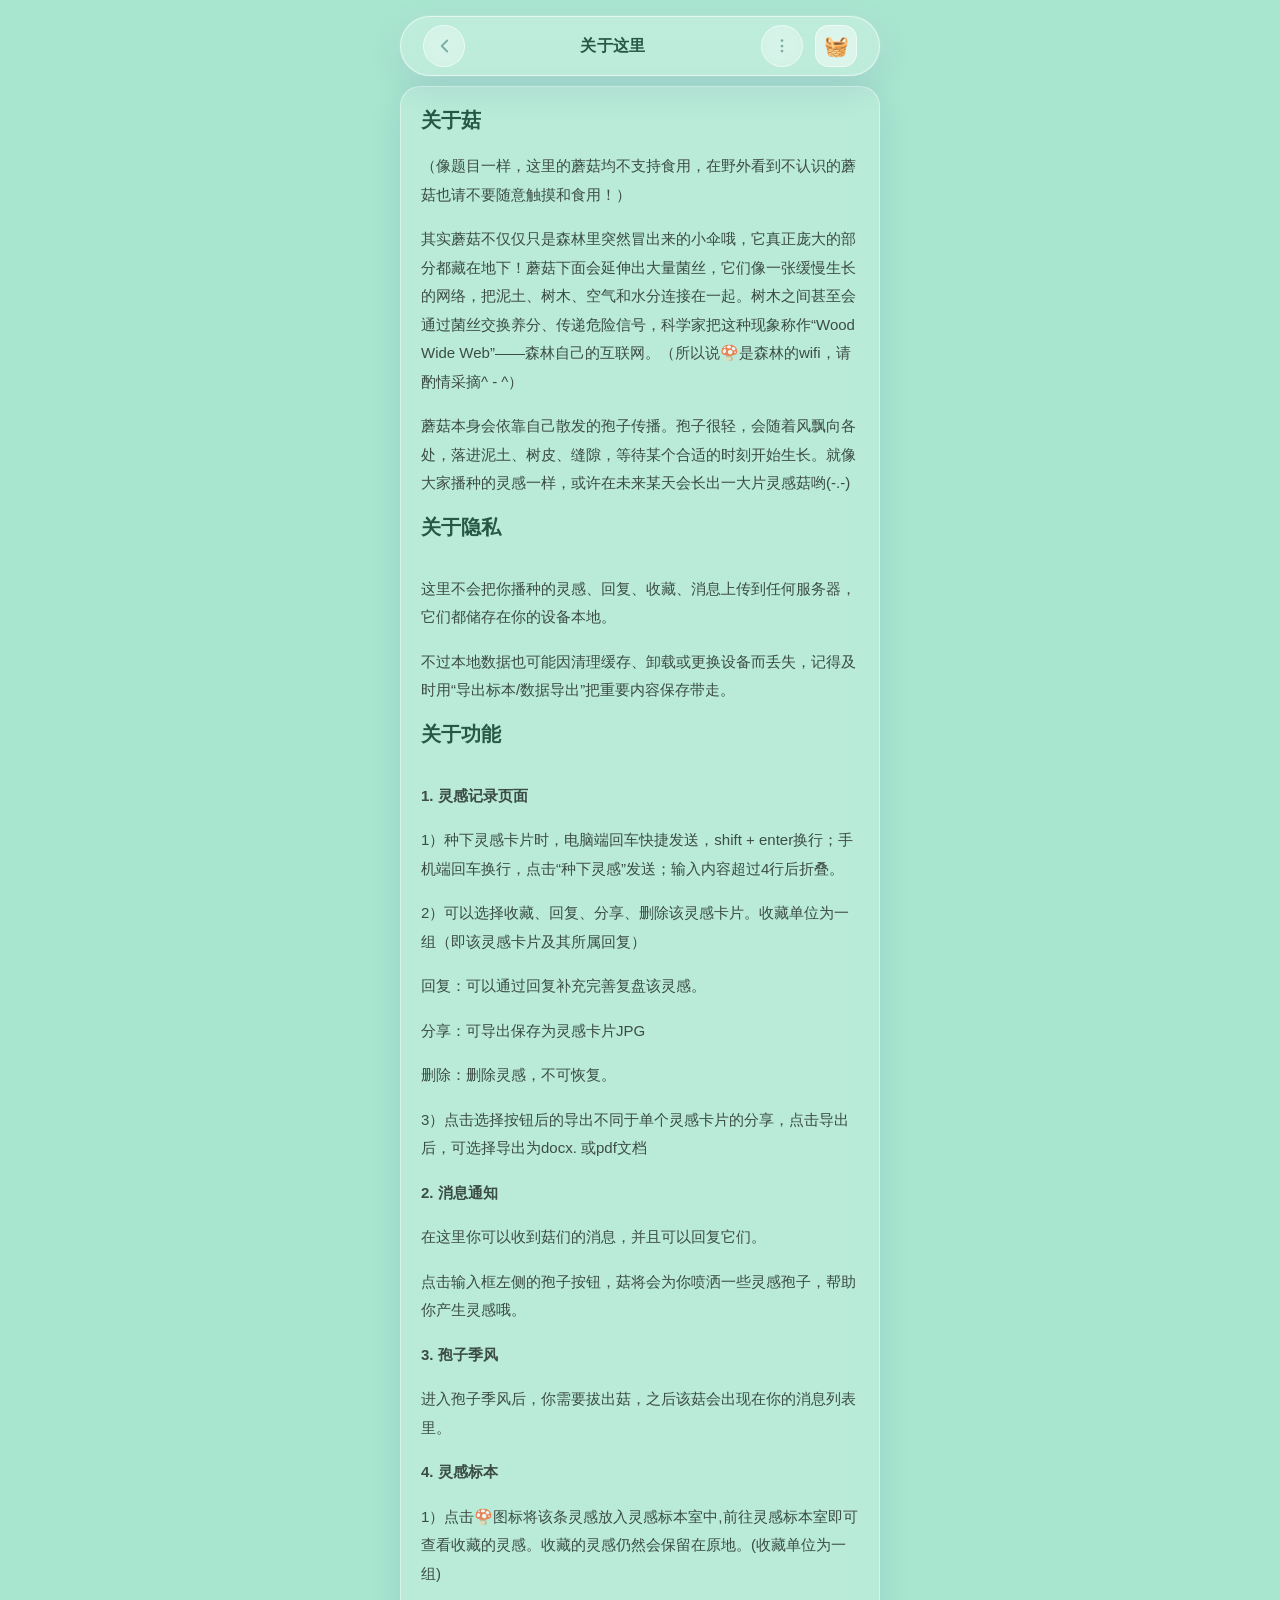
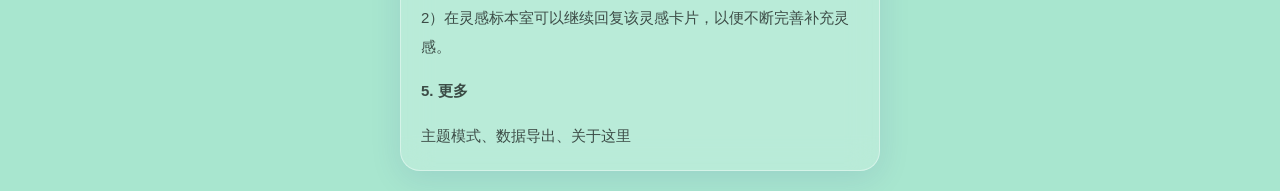
<file: content-about-forest.html>
<!DOCTYPE html>
<html lang="zh-CN">
<head>
    <meta charset="UTF-8">
    <meta name="viewport" content="width=device-width, initial-scale=1.0">
    <title>请勿食用此蘑菇 - 关于这里</title>
    <script src="scripts/script-theme.js"></script>
    <link rel="stylesheet" href="styles/style-global.css">
    <link rel="stylesheet" href="styles/style-ideas.css">
    <link rel="stylesheet" href="styles/style-wave-transition.css?v=222">
</head>
<body data-back-href="content-ideas.html">
    <div class="topbar" id="topbar">
        <div class="topbar-left">
            <button class="topbar-btn" id="back-btn" aria-label="返回" type="button"><svg width="28" height="28" viewBox="0 0 48 48" fill="none" xmlns="http://www.w3.org/2000/svg" aria-hidden="true" focusable="false"><path d="M31 36L19 24L31 12" stroke="currentColor" stroke-width="4" stroke-linecap="round" stroke-linejoin="round"/></svg></button>
        </div>
        <div class="topbar-center">
            <div class="topbar-title">关于这里</div>
        </div>
        <div class="topbar-right">
            <button class="more-btn" id="more-btn" aria-label="更多" type="button"><span class="more-icon" aria-hidden="true"></span></button>
            <div class="basket-wrapper" id="basket-wrapper">
                <button class="basket-btn" id="basket-btn" aria-label="篮子" type="button">🧺</button>
                <div class="basket-menu" id="basket-menu">
                    <button class="basket-item" id="basket-messages" aria-label="消息通知" type="button">🔔<span class="green-dot" id="dot-messages"></span></button>
                    <button class="basket-item" id="basket-storm" aria-label="孢子季风" type="button">🌪️</button>
                    <button class="basket-item" id="basket-favorites" aria-label="灵感标本室" type="button">🍄</button>
                </div>
            </div>
        </div>
    </div>
    <div class="container glass-container about-container">
        <div class="about-title">关于菇</div>
        <div class="about-body">
            <div class="about-paragraph">（像题目一样，这里的蘑菇均不支持食用，在野外看到不认识的蘑菇也请不要随意触摸和食用！）</div>
            <div class="about-paragraph">其实蘑菇不仅仅只是森林里突然冒出来的小伞哦，它真正庞大的部分都藏在地下！蘑菇下面会延伸出大量菌丝，它们像一张缓慢生长的网络，把泥土、树木、空气和水分连接在一起。树木之间甚至会通过菌丝交换养分、传递危险信号，科学家把这种现象称作“Wood Wide Web”——森林自己的互联网。（所以说🍄是森林的wifi，请酌情采摘^ - ^）</div>
            <div class="about-paragraph">蘑菇本身会依靠自己散发的孢子传播。孢子很轻，会随着风飘向各处，落进泥土、树皮、缝隙，等待某个合适的时刻开始生长。就像大家播种的灵感一样，或许在未来某天会长出一大片灵感菇哟(-.-)</div>
            <div class="about-title">关于隐私</div>
            <div class="about-paragraph">这里不会把你播种的灵感、回复、收藏、消息上传到任何服务器，它们都储存在你的设备本地。</div>
            <div class="about-paragraph">不过本地数据也可能因清理缓存、卸载或更换设备而丢失，记得及时用“导出标本/数据导出”把重要内容保存带走。</div>
            <div class="about-title">关于功能</div>
            <div class="about-paragraph"><strong>1. 灵感记录页面</strong></div>
            <div class="about-paragraph">1）种下灵感卡片时，电脑端回车快捷发送，shift + enter换行；手机端回车换行，点击“种下灵感”发送；输入内容超过4行后折叠。</div>
            <div class="about-paragraph">2）可以选择收藏、回复、分享、删除该灵感卡片。收藏单位为一组（即该灵感卡片及其所属回复）</div>
            <div class="about-paragraph">回复：可以通过回复补充完善复盘该灵感。</div>
            <div class="about-paragraph">分享：可导出保存为灵感卡片JPG</div>
            <div class="about-paragraph">删除：删除灵感，不可恢复。</div>
            <div class="about-paragraph">3）点击选择按钮后的导出不同于单个灵感卡片的分享，点击导出后，可选择导出为docx. 或pdf文档</div>
            <div class="about-paragraph"><strong>2. 消息通知</strong></div>
            <div class="about-paragraph">在这里你可以收到菇们的消息，并且可以回复它们。</div>
            <div class="about-paragraph">点击输入框左侧的孢子按钮，菇将会为你喷洒一些灵感孢子，帮助你产生灵感哦。</div>
            <div class="about-paragraph"><strong>3. 孢子季风</strong></div>
            <div class="about-paragraph">进入孢子季风后，你需要拔出菇，之后该菇会出现在你的消息列表里。</div>
            <div class="about-paragraph"><strong>4. 灵感标本</strong></div>
            <div class="about-paragraph">1）点击🍄图标将该条灵感放入灵感标本室中,前往灵感标本室即可查看收藏的灵感。收藏的灵感仍然会保留在原地。(收藏单位为一组)</div>
            <div class="about-paragraph">2）在灵感标本室可以继续回复该灵感卡片，以便不断完善补充灵感。</div>
            <div class="about-paragraph"><strong>5. 更多</strong></div>
            <div class="about-paragraph">主题模式、数据导出、关于这里</div>
        </div>
    </div>
    <div class="drawer-overlay" id="drawer-overlay"></div>
    <div class="drawer" id="drawer" aria-hidden="true">
        <div class="drawer-header">
            <div class="drawer-title">更多</div>
            <button class="drawer-close" id="drawer-close" aria-label="关闭" type="button">×</button>
        </div>
        <div class="drawer-content">
            <button class="drawer-item" type="button" data-drawer-action="theme">主题模式</button>
            <button class="drawer-item" type="button" data-drawer-action="export">数据导出</button>
            <button class="drawer-item" type="button" data-drawer-action="about">关于这里</button>
        </div>
        <div class="drawer-panel" id="drawer-panel"></div>
    </div>
    <script src="scripts/script-storage-api.js"></script>
    <script src="scripts/script-ideas-shell.js"></script>
    <script src="scripts/script-wave-transition.js?v=222"></script>
    <script src="scripts/script-transition.js"></script>
</body>
</html>
</file>
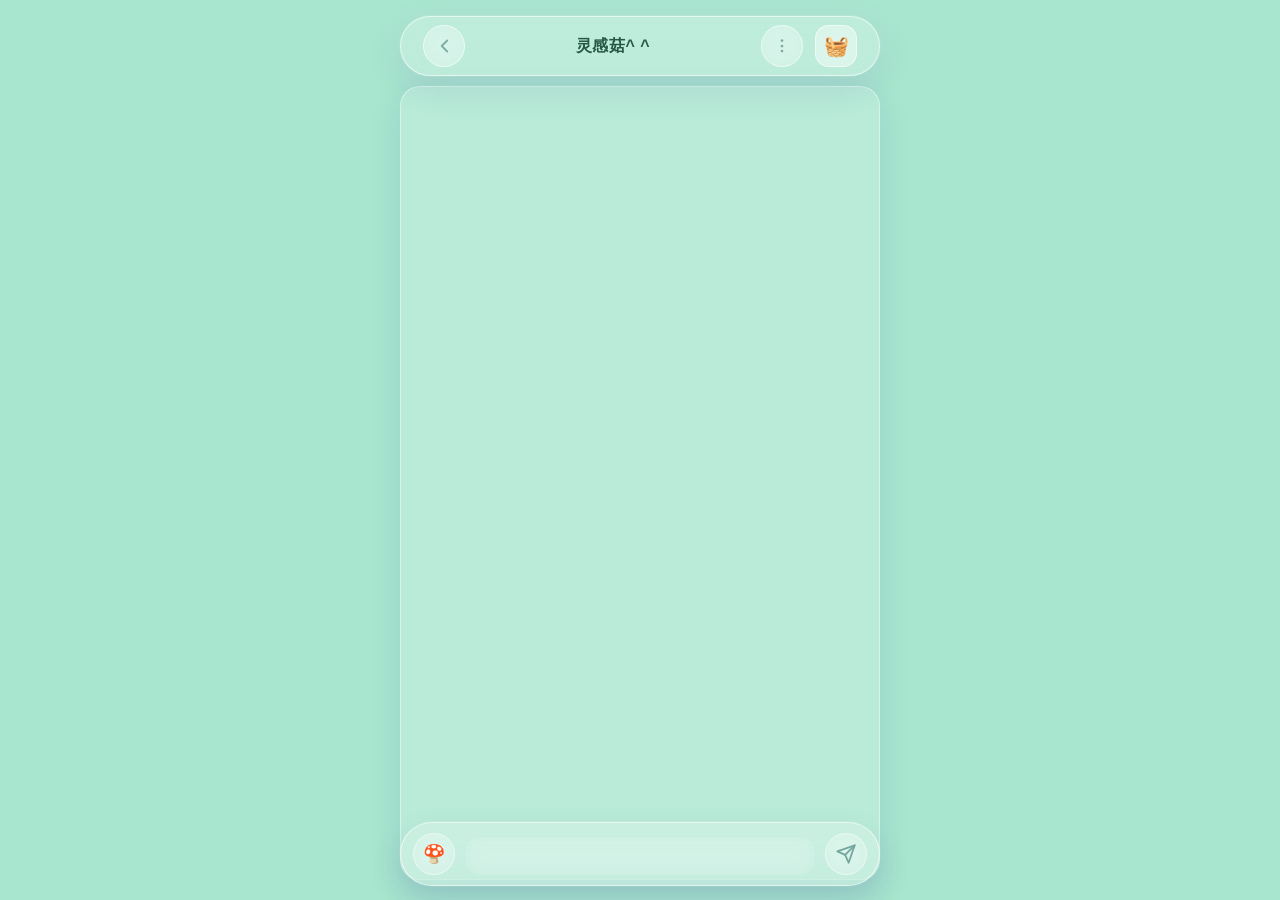
<file: content-ideas-chat.html>
<!DOCTYPE html>
<html lang="zh-CN">
<head>
    <meta charset="UTF-8">
    <meta name="viewport" content="width=device-width, initial-scale=1.0">
    <title>请勿食用此蘑菇 - 聊天</title>
    <script src="scripts/script-theme.js"></script>
    <link rel="stylesheet" href="styles/style-global.css">
    <link rel="stylesheet" href="styles/style-ideas.css">
    <link rel="stylesheet" href="styles/style-wave-transition.css?v=222">
</head>
<body class="chat-page" data-back-href="content-ideas-messages.html">
    <div class="topbar" id="topbar">
        <div class="topbar-left">
            <button class="topbar-btn" id="back-btn" aria-label="返回" type="button"><svg width="28" height="28" viewBox="0 0 48 48" fill="none" xmlns="http://www.w3.org/2000/svg" aria-hidden="true" focusable="false"><path d="M31 36L19 24L31 12" stroke="currentColor" stroke-width="4" stroke-linecap="round" stroke-linejoin="round"/></svg></button>
        </div>
        <div class="topbar-center">
            <div class="topbar-title" id="chat-title">聊天</div>
        </div>
        <div class="topbar-right">
            <button class="more-btn" id="more-btn" aria-label="更多" type="button"><span class="more-icon" aria-hidden="true"></span></button>
            <div class="basket-wrapper" id="basket-wrapper">
                <button class="basket-btn" id="basket-btn" aria-label="篮子" type="button">🧺</button>
                <div class="basket-menu" id="basket-menu">
                    <button class="basket-item" id="basket-messages" aria-label="消息通知" type="button">🔔<span class="green-dot" id="dot-messages"></span></button>
                    <button class="basket-item" id="basket-storm" aria-label="孢子季风" type="button">🌪️</button>
                    <button class="basket-item" id="basket-favorites" aria-label="灵感标本室" type="button">🍄</button>
                </div>
            </div>
        </div>
    </div>
    <div class="container glass-container chat-container">
        <div class="chat-wrap" id="chat-wrap"></div>
    </div>
    <div class="chat-inputbar" id="chat-inputbar">
        <div class="chat-inputbar-inner">
            <button class="spore-btn" id="spore-btn" type="button" aria-label="释放灵感孢子" hidden>🍄</button>
            <textarea class="chat-input" id="chat-input" name="message" autocomplete="off" inputmode="text" enterkeyhint="send" placeholder="" aria-label="输入消息" rows="1"></textarea>
            <button class="chat-send" id="chat-send" type="button" aria-label="发送"><img class="send-icon" src="icons/发送_send.svg" alt="" aria-hidden="true" width="22" height="22"></button>
        </div>
    </div>
    <div class="drawer-overlay" id="drawer-overlay"></div>
    <div class="drawer" id="drawer" aria-hidden="true">
        <div class="drawer-header">
            <div class="drawer-title">更多</div>
            <button class="drawer-close" id="drawer-close" aria-label="关闭" type="button">×</button>
        </div>
        <div class="drawer-content">
            <button class="drawer-item" type="button" data-drawer-action="theme">主题模式</button>
            <button class="drawer-item" type="button" data-drawer-action="export">数据导出</button>
            <button class="drawer-item" type="button" data-drawer-action="about">关于这里</button>
        </div>
        <div class="drawer-panel" id="drawer-panel"></div>
    </div>
    <canvas class="spore-overlay" id="spore-overlay" aria-hidden="true"></canvas>
    <script src="scripts/script-storage-api.js"></script>
    <script src="scripts/script-ideas-shell.js"></script>
    <script src="scripts/script-phrase-library.js?v=224"></script>
    <script src="scripts/script-spore-cannon.js"></script>
    <script src="scripts/script-ideas-chat.js"></script>
    <script src="scripts/script-wave-transition.js?v=222"></script>
    <script src="scripts/script-transition.js"></script>
</body>
</html>
</file>
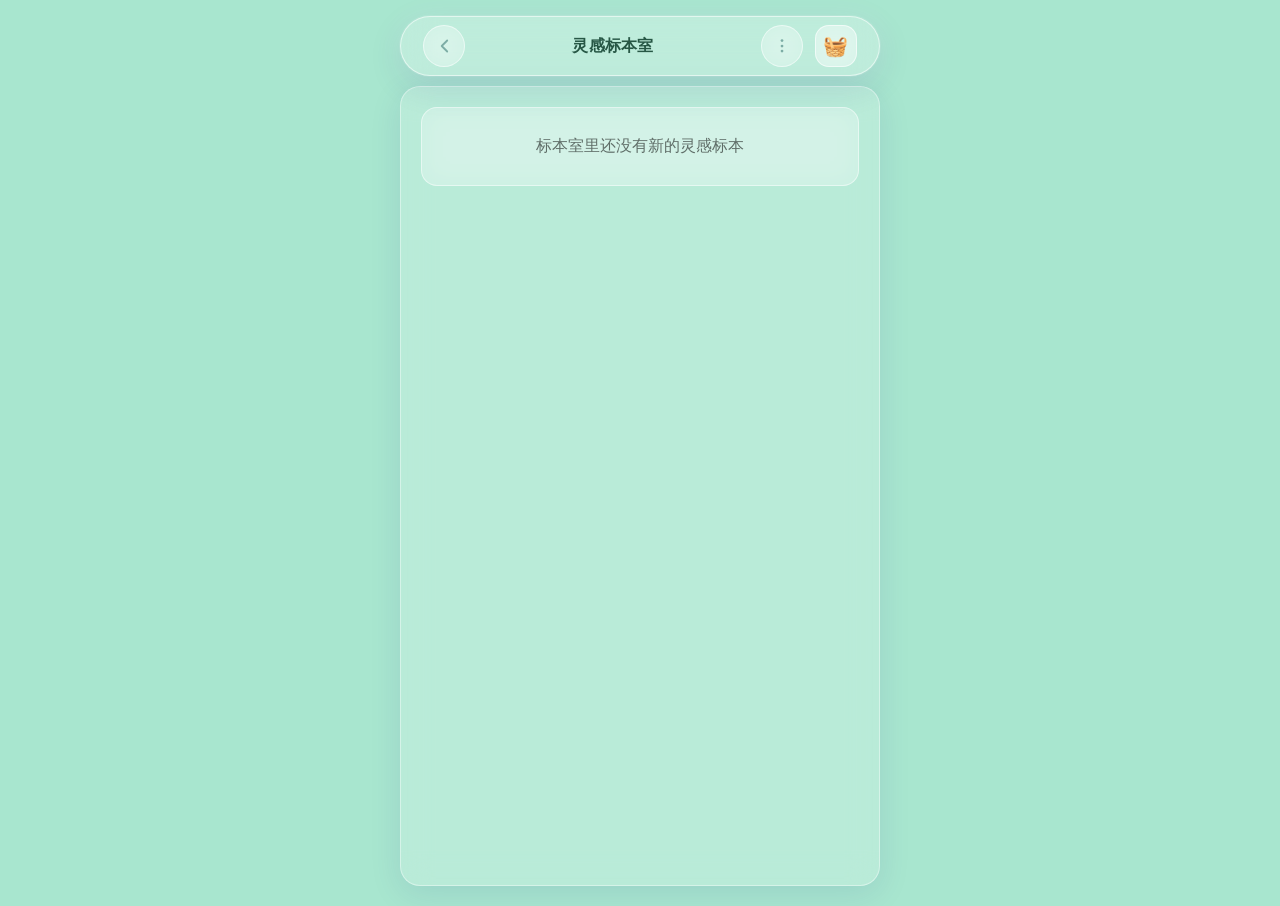
<file: content-ideas-favorites.html>
<!DOCTYPE html>
<html lang="zh-CN">
<head>
    <meta charset="UTF-8">
    <meta name="viewport" content="width=device-width, initial-scale=1.0">
    <title>请勿食用此蘑菇 - 灵感标本室</title>
    <script src="scripts/script-theme.js"></script>
    <link rel="stylesheet" href="styles/style-global.css">
    <link rel="stylesheet" href="styles/style-ideas.css">
    <link rel="stylesheet" href="styles/style-wave-transition.css?v=222">
</head>
<body data-back-href="content-ideas.html">
    <div class="topbar" id="topbar">
        <div class="topbar-left">
            <button class="topbar-btn" id="back-btn" aria-label="返回" type="button"><svg width="28" height="28" viewBox="0 0 48 48" fill="none" xmlns="http://www.w3.org/2000/svg" aria-hidden="true" focusable="false"><path d="M31 36L19 24L31 12" stroke="currentColor" stroke-width="4" stroke-linecap="round" stroke-linejoin="round"/></svg></button>
        </div>
        <div class="topbar-center">
            <div class="topbar-title">灵感标本室</div>
        </div>
        <div class="topbar-right">
            <button class="more-btn" id="more-btn" aria-label="更多" type="button"><span class="more-icon" aria-hidden="true"></span></button>
            <div class="basket-wrapper" id="basket-wrapper">
                <button class="basket-btn" id="basket-btn" aria-label="篮子" type="button">🧺</button>
                <div class="basket-menu" id="basket-menu">
                    <button class="basket-item" id="basket-messages" aria-label="消息通知" type="button">🔔<span class="green-dot" id="dot-messages"></span></button>
                    <button class="basket-item" id="basket-storm" aria-label="孢子季风" type="button">🌪️</button>
                    <button class="basket-item" id="basket-favorites" aria-label="灵感标本室" type="button">🍄</button>
                </div>
            </div>
        </div>
    </div>
    <div class="container glass-container">
        <div class="ideas-list" id="favorites-list"></div>
        <div class="empty-state" id="empty-state" style="display:none;">标本室里还没有新的灵感标本</div>
    </div>
    <div class="drawer-overlay" id="drawer-overlay"></div>
    <div class="drawer" id="drawer" aria-hidden="true">
        <div class="drawer-header">
            <div class="drawer-title">更多</div>
            <button class="drawer-close" id="drawer-close" aria-label="关闭" type="button">×</button>
        </div>
        <div class="drawer-content">
            <button class="drawer-item" type="button" data-drawer-action="theme">主题模式</button>
            <button class="drawer-item" type="button" data-drawer-action="export">数据导出</button>
            <button class="drawer-item" type="button" data-drawer-action="about">关于这里</button>
        </div>
        <div class="drawer-panel" id="drawer-panel"></div>
    </div>
    <script src="scripts/script-storage-api.js"></script>
    <script src="scripts/script-ideas-shell.js"></script>
    <script src="scripts/script-ideas-favorites.js"></script>
    <script src="scripts/script-wave-transition.js?v=222"></script>
    <script src="scripts/script-transition.js"></script>
</body>
</html>
</file>
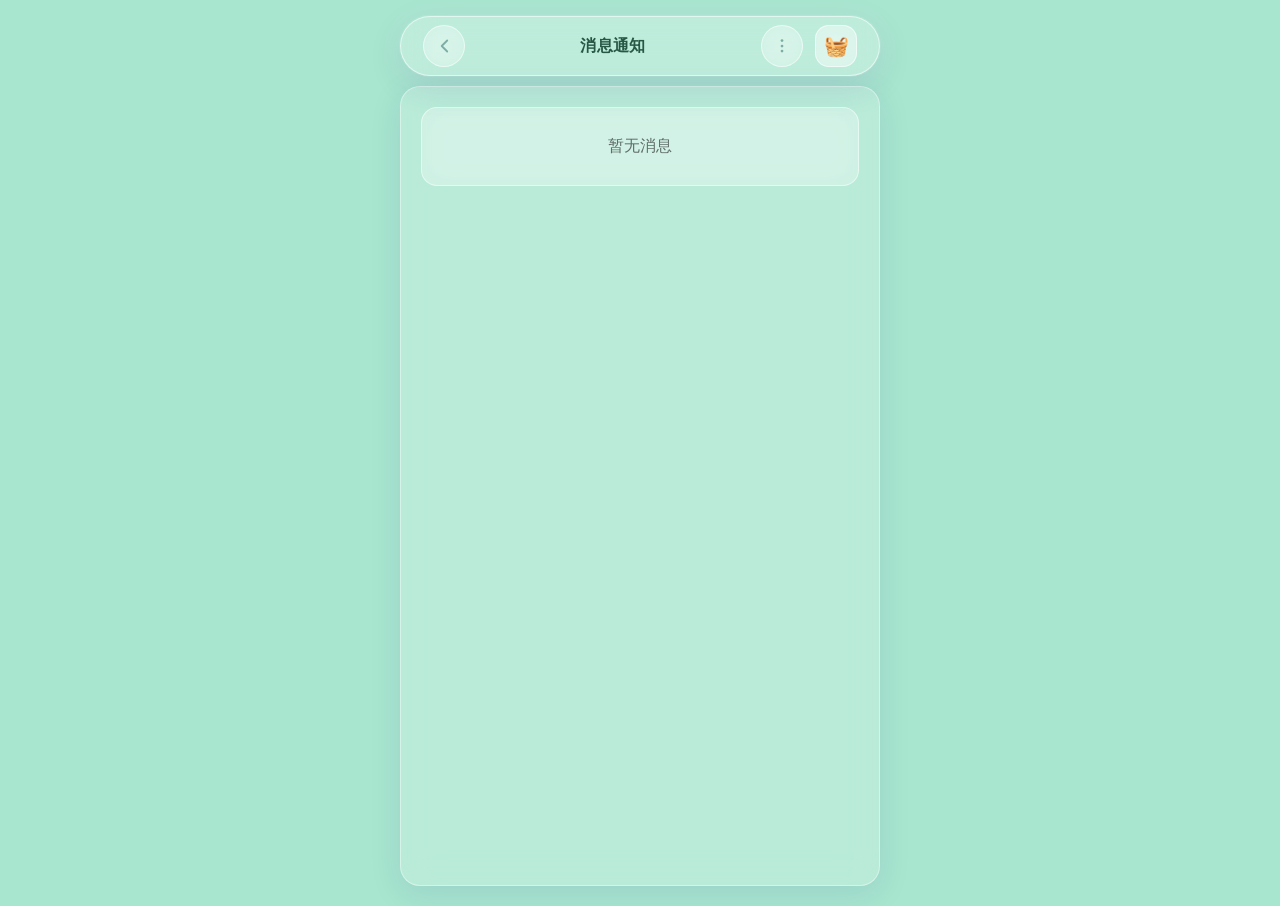
<file: content-ideas-messages.html>
<!DOCTYPE html>
<html lang="zh-CN">
<head>
    <meta charset="UTF-8">
    <meta name="viewport" content="width=device-width, initial-scale=1.0">
    <title>请勿食用此蘑菇 - 消息</title>
    <script src="scripts/script-theme.js"></script>
    <link rel="stylesheet" href="styles/style-global.css">
    <link rel="stylesheet" href="styles/style-ideas.css">
    <link rel="stylesheet" href="styles/style-wave-transition.css?v=222">
</head>
<body data-back-href="content-ideas.html">
    <div class="topbar" id="topbar">
        <div class="topbar-left">
            <button class="topbar-btn" id="back-btn" aria-label="返回" type="button"><svg width="28" height="28" viewBox="0 0 48 48" fill="none" xmlns="http://www.w3.org/2000/svg" aria-hidden="true" focusable="false"><path d="M31 36L19 24L31 12" stroke="currentColor" stroke-width="4" stroke-linecap="round" stroke-linejoin="round"/></svg></button>
        </div>
        <div class="topbar-center">
            <div class="topbar-title">消息通知</div>
        </div>
        <div class="topbar-right">
            <button class="more-btn" id="more-btn" aria-label="更多" type="button"><span class="more-icon" aria-hidden="true"></span></button>
            <div class="basket-wrapper" id="basket-wrapper">
                <button class="basket-btn" id="basket-btn" aria-label="篮子" type="button">🧺</button>
                <div class="basket-menu" id="basket-menu">
                    <button class="basket-item" id="basket-messages" aria-label="消息通知" type="button">🔔<span class="green-dot" id="dot-messages"></span></button>
                    <button class="basket-item" id="basket-storm" aria-label="孢子季风" type="button">🌪️</button>
                    <button class="basket-item" id="basket-favorites" aria-label="灵感标本室" type="button">🍄</button>
                </div>
            </div>
        </div>
    </div>
    <div class="container glass-container">
        <div class="sms-list" id="sms-list"></div>
    </div>
    <div class="drawer-overlay" id="drawer-overlay"></div>
    <div class="drawer" id="drawer" aria-hidden="true">
        <div class="drawer-header">
            <div class="drawer-title">更多</div>
            <button class="drawer-close" id="drawer-close" aria-label="关闭" type="button">×</button>
        </div>
        <div class="drawer-content">
            <button class="drawer-item" type="button" data-drawer-action="theme">主题模式</button>
            <button class="drawer-item" type="button" data-drawer-action="export">数据导出</button>
            <button class="drawer-item" type="button" data-drawer-action="about">关于这里</button>
        </div>
        <div class="drawer-panel" id="drawer-panel"></div>
    </div>
    <script src="scripts/script-storage-api.js"></script>
    <script src="scripts/script-ideas-shell.js"></script>
    <script src="scripts/script-ideas-messages.js"></script>
    <script src="scripts/script-wave-transition.js?v=222"></script>
    <script src="scripts/script-transition.js"></script>
</body>
</html>
</file>
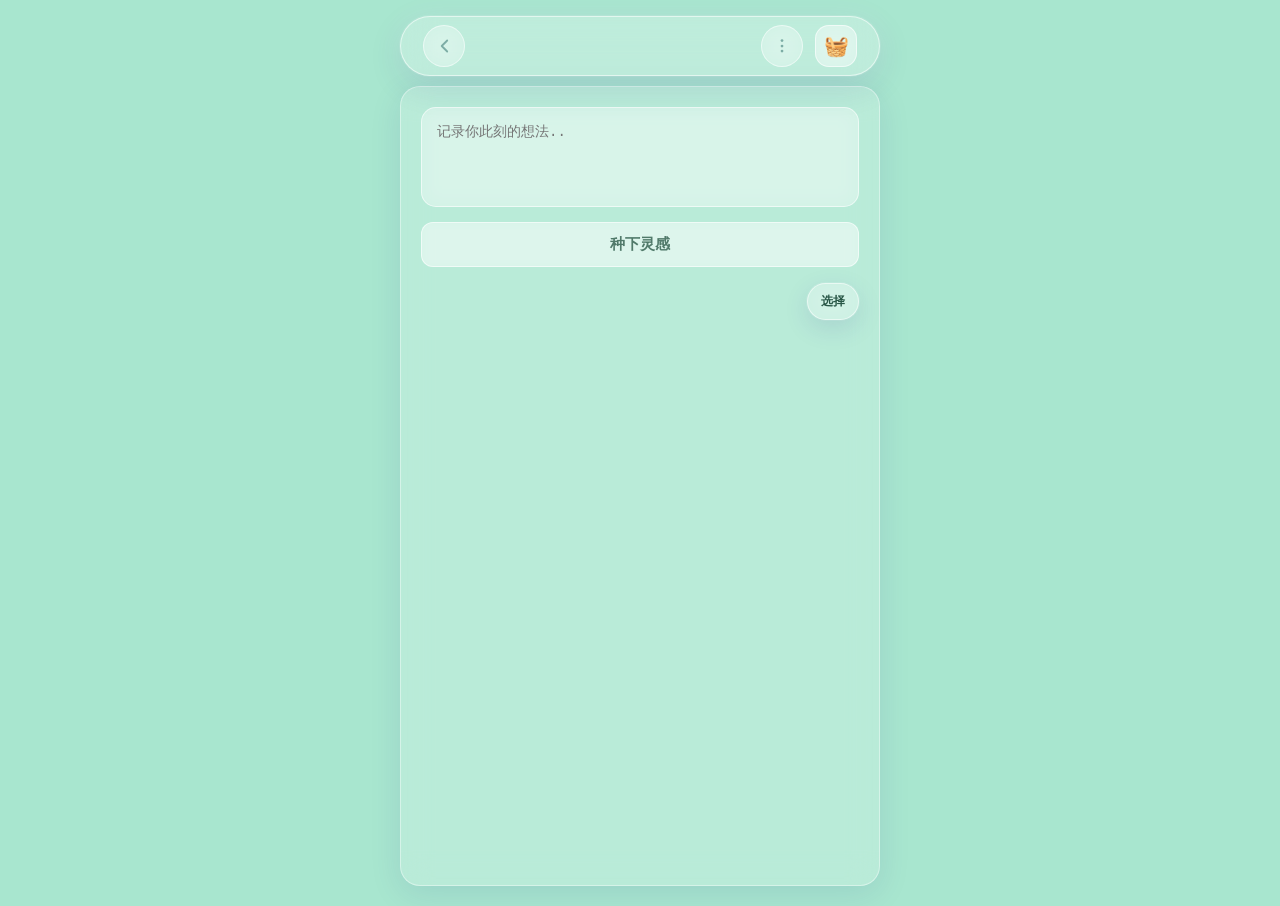
<file: content-ideas.html>
<!DOCTYPE html>
<html lang="zh-CN">
<head>
    <meta charset="UTF-8">
    <meta name="viewport" content="width=device-width, initial-scale=1.0">
    <title>请勿食用此蘑菇 - 灵感记录</title>
    <script src="scripts/script-theme.js"></script>
    <link rel="stylesheet" href="styles/style-global.css">
    <link rel="stylesheet" href="styles/style-ideas.css">
    <link rel="stylesheet" href="styles/style-wave-transition.css?v=222">
</head>
<body data-back-href="linggan-mushroom.html">
    <div class="topbar" id="topbar">
        <div class="topbar-left">
            <button class="topbar-btn" id="back-btn" aria-label="返回" type="button"><svg width="28" height="28" viewBox="0 0 48 48" fill="none" xmlns="http://www.w3.org/2000/svg" aria-hidden="true" focusable="false"><path d="M31 36L19 24L31 12" stroke="currentColor" stroke-width="4" stroke-linecap="round" stroke-linejoin="round"/></svg></button>
        </div>
        <div class="topbar-center">
            <div class="topbar-title"></div>
        </div>
        <div class="topbar-right">
            <button class="more-btn" id="more-btn" aria-label="更多" type="button"><span class="more-icon" aria-hidden="true"></span></button>
            <div class="basket-wrapper" id="basket-wrapper">
                <button class="basket-btn" id="basket-btn" aria-label="篮子" type="button">🧺</button>
                <div class="basket-menu" id="basket-menu">
                    <button class="basket-item" id="basket-messages" aria-label="消息通知" type="button">🔔<span class="green-dot" id="dot-messages"></span></button>
                    <button class="basket-item" id="basket-storm" aria-label="孢子季风" type="button">🌪️</button>
                    <button class="basket-item" id="basket-favorites" aria-label="灵感标本室" type="button">🍄</button>
                </div>
            </div>
        </div>
    </div>
    <div class="container glass-container">
        <div class="input-section">
            <textarea id="idea-input" placeholder="记录你此刻的想法.." aria-label="输入灵感"></textarea>
            <button id="submit-btn">种下灵感</button>
        </div>
        <div class="ideas-toolbar" id="ideas-toolbar">
            <div class="toolbar-left" id="bulk-actions" hidden>
                <button class="toolbar-btn" id="bulk-export-btn" type="button">导出</button>
                <button class="toolbar-btn danger" id="bulk-delete-btn" type="button">删除</button>
            </div>
            <div class="toolbar-spacer"></div>
            <button class="toolbar-btn" id="select-btn" type="button">选择</button>
        </div>
        <div class="ideas-list" id="ideas-list">
            <!-- 灵感卡片将在这里生成 -->
        </div>
    </div>
    <div class="drawer-overlay" id="drawer-overlay"></div>
    <div class="drawer" id="drawer" aria-hidden="true">
        <div class="drawer-header">
            <div class="drawer-title">更多</div>
            <button class="drawer-close" id="drawer-close" aria-label="关闭" type="button">×</button>
        </div>
        <div class="drawer-content">
            <button class="drawer-item" type="button" data-drawer-action="theme">主题模式</button>
            <button class="drawer-item" type="button" data-drawer-action="export">数据导出</button>
            <button class="drawer-item" type="button" data-drawer-action="about">关于这里</button>
        </div>
        <div class="drawer-panel" id="drawer-panel"></div>
    </div>
    <script src="scripts/script-storage-api.js"></script>
    <script src="scripts/utils/specimen-export.js"></script>
    <script src="scripts/utils/ideas-bulk-export.js"></script>
    <script src="scripts/script-ideas-shell.js"></script>
    <script src="scripts/script-ideas.js"></script>
    <script src="scripts/script-wave-transition.js?v=222"></script>
    <script src="scripts/script-transition.js"></script>
</body>
</html>
</file>
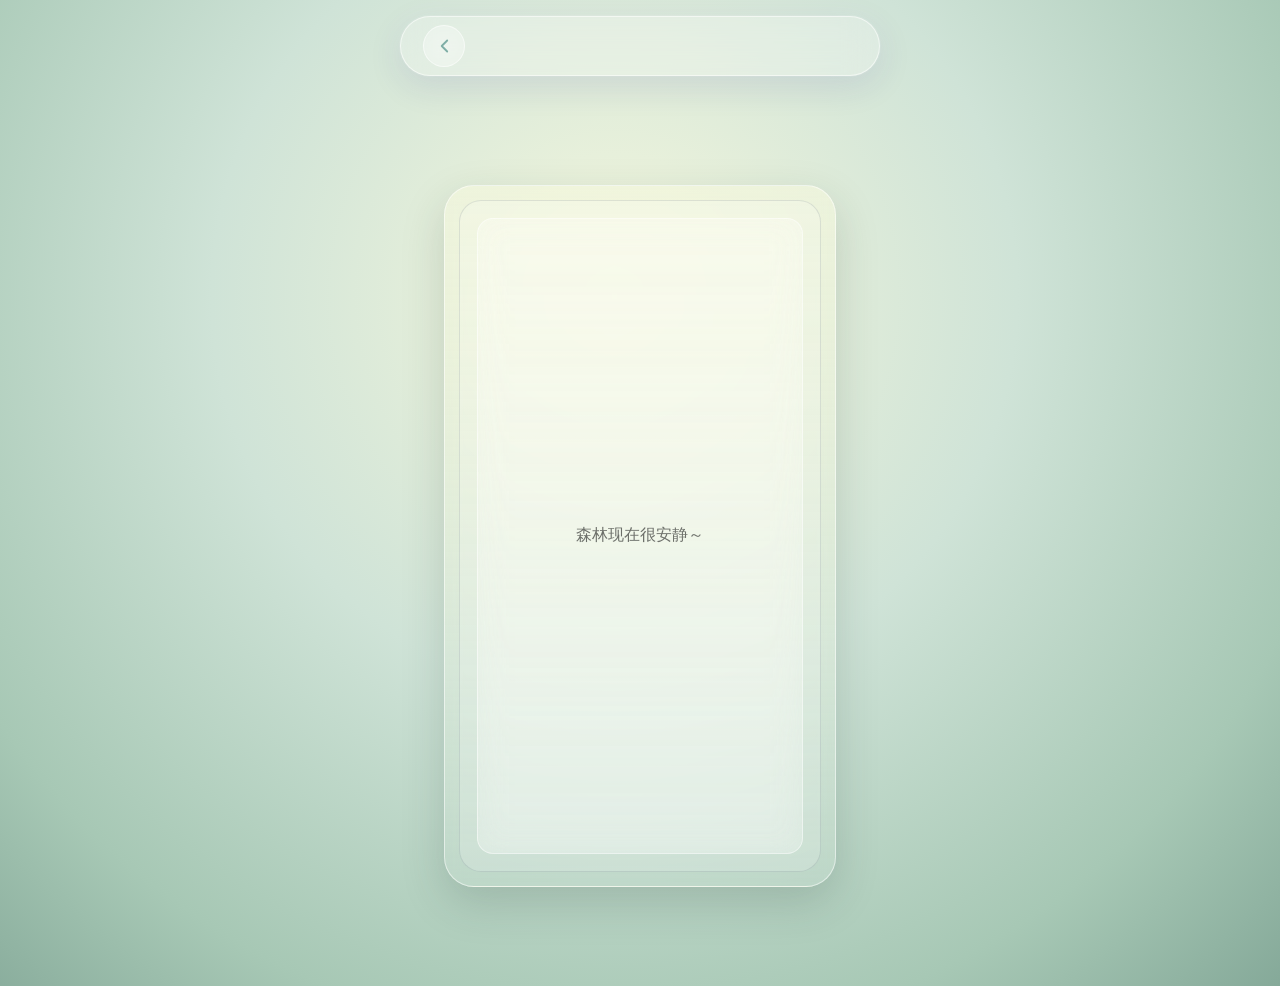
<file: content-storm.html>
<!DOCTYPE html>
<html lang="zh-CN">
<head>
    <meta charset="UTF-8">
    <meta name="viewport" content="width=device-width, initial-scale=1.0">
    <script src="scripts/script-theme.js"></script>
    <title>请勿食用此蘑菇 - 迷惑菇</title>
    <link rel="stylesheet" href="styles/style-global.css">
    <link rel="stylesheet" href="styles/style-content-storm.css">
    <link rel="stylesheet" href="styles/style-wave-transition.css?v=222">
</head>
<body class="storm-bg">
    <div class="topbar" id="topbar">
        <div class="topbar-left">
            <button class="topbar-btn" id="back-btn" aria-label="返回" type="button"><svg width="28" height="28" viewBox="0 0 48 48" fill="none" xmlns="http://www.w3.org/2000/svg" aria-hidden="true" focusable="false"><path d="M31 36L19 24L31 12" stroke="currentColor" stroke-width="4" stroke-linecap="round" stroke-linejoin="round"/></svg></button>
        </div>
        <div class="topbar-center">
            <div class="topbar-title"></div>
        </div>
        <div class="topbar-right"></div>
    </div>
    <div class="container">
        <div class="storm-scene" id="storm-scene">
            <div class="storm-svg-wrap" id="storm-svg-wrap">
                <div class="storm-frame-inner">
                    <div class="storm-svg-host" id="storm-svg-host">
                        <object id="storm-svg-fallback" class="storm-svg-object" type="image/svg+xml" data="confused mushroom-5.13.svg"></object>
                    </div>
                    <div class="storm-empty" id="storm-empty" style="display:none;">森林现在很安静～</div>
                </div>
            </div>
        </div>
        <canvas id="particle-canvas"></canvas>
    </div>
    <!-- 引入音效 -->
    <audio id="pull-sound" src="assets/pull.mp3" preload="none"></audio>
    <audio id="pop-sound" src="assets/pop.mp3" preload="none"></audio>
    <script src="scripts/script-storage-api.js"></script>
    <script src="scripts/script-wave-transition.js?v=222"></script>
    <script src="scripts/script-transition.js"></script>
    <script src="scripts/script-content-storm.js"></script>
</body>
</html>
</file>
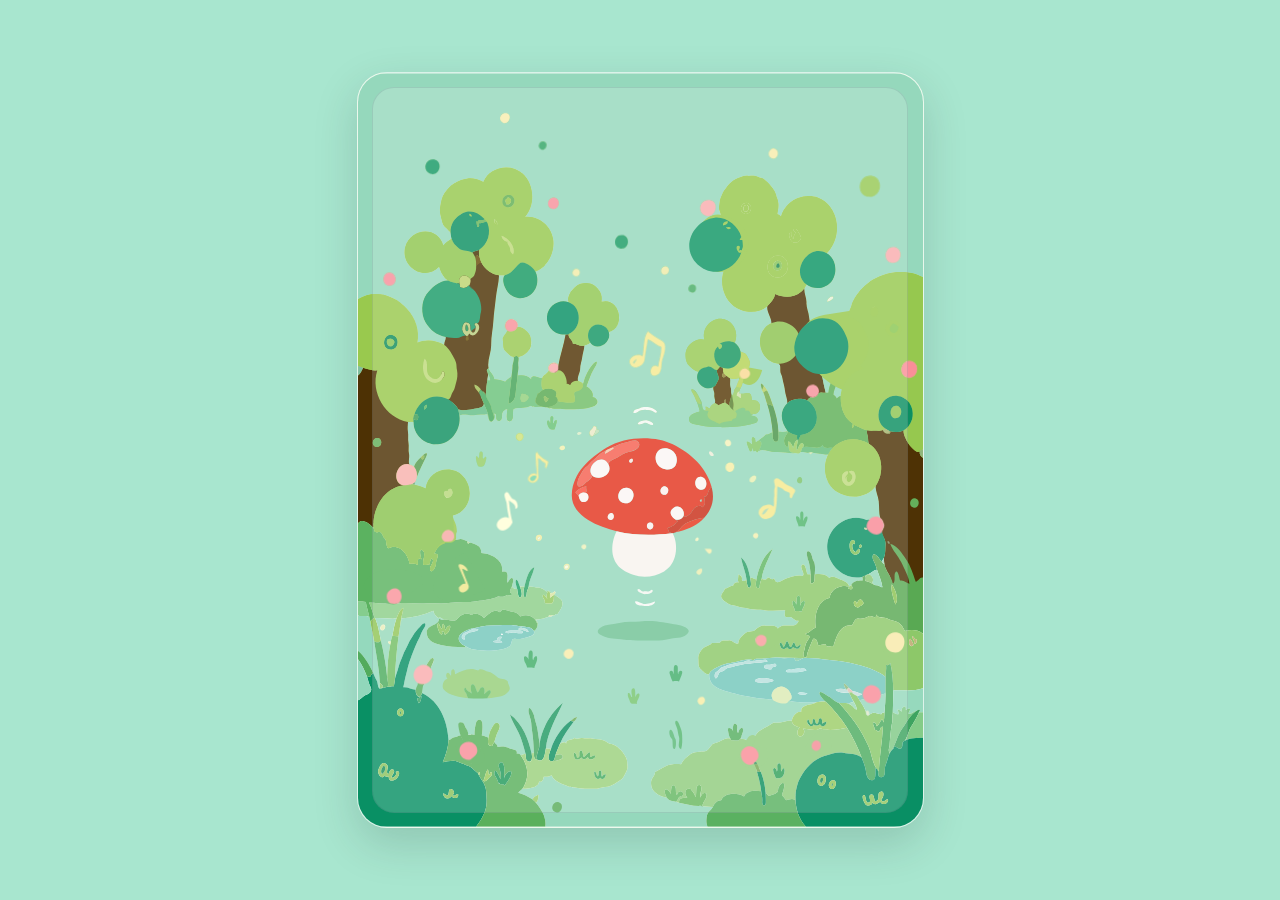
<file: linggan-mushroom.html>
<!DOCTYPE html>
<html lang="zh-CN">
<head>
    <meta charset="UTF-8">
    <meta name="viewport" content="width=device-width, initial-scale=1.0">
    <script src="scripts/script-theme.js"></script>
    <title>请勿食用此蘑菇 - 灵感菇</title>
    <link rel="stylesheet" href="styles/style-global.css">
    <link rel="stylesheet" href="styles/style-linggan-mushroom.css?v=225">
    <link rel="stylesheet" href="styles/style-wave-transition.css?v=222">
</head>
<body>
    <div class="linggan-stage">
        <object id="hero-svg" class="linggan-svg-object" data="灵感菇page/灵感菇.svg" type="image/svg+xml" aria-label="灵感菇"></object>
        <div class="toast" id="toast-message">这只是个普通的蘑菇...大概吧？</div>
    </div>
    <script src="scripts/script-transition.js"></script>
    <script src="scripts/script-wave-transition.js?v=222"></script>
    <script src="灵感菇page/script-index.js"></script>
</body>
</html>
</file>
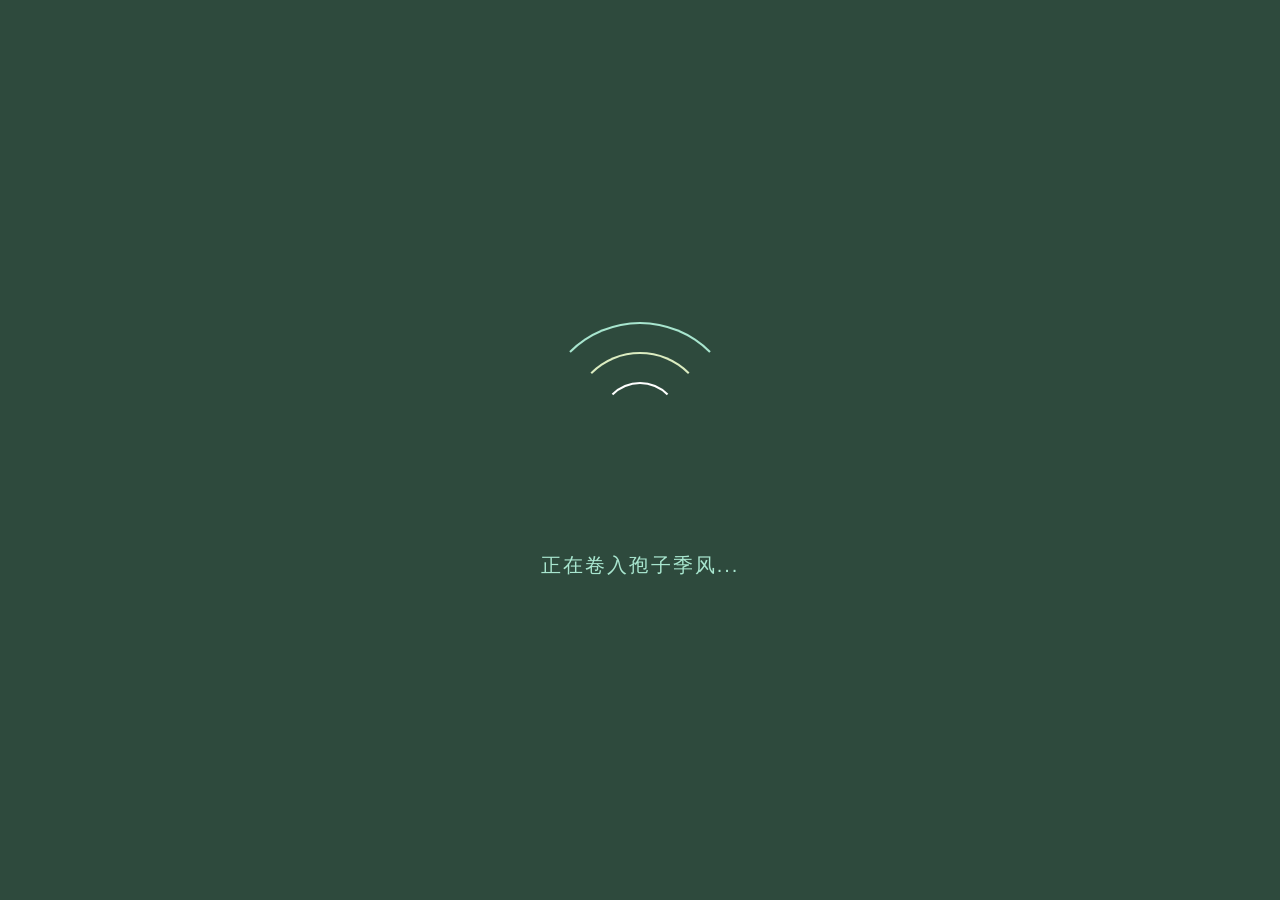
<file: loading-storm.html>
<!DOCTYPE html>
<html lang="zh-CN">
<head>
    <meta charset="UTF-8">
    <meta name="viewport" content="width=device-width, initial-scale=1.0">
    <script src="scripts/script-theme.js"></script>
    <title>请勿食用此蘑菇 - 季风加载中</title>
    <link rel="stylesheet" href="styles/style-global.css">
    <link rel="stylesheet" href="styles/style-storm.css">
</head>
<body class="storm-bg">
    <div class="container">
        <div class="storm-animation">
            <div class="wind-line"></div>
            <div class="wind-line"></div>
            <div class="wind-line"></div>
        </div>
        <p class="loading-text storm-text">正在卷入孢子季风...</p>
    </div>
    <script src="scripts/script-storm.js"></script>
    <script src="scripts/script-transition.js"></script>
</body>
</html>
</file>
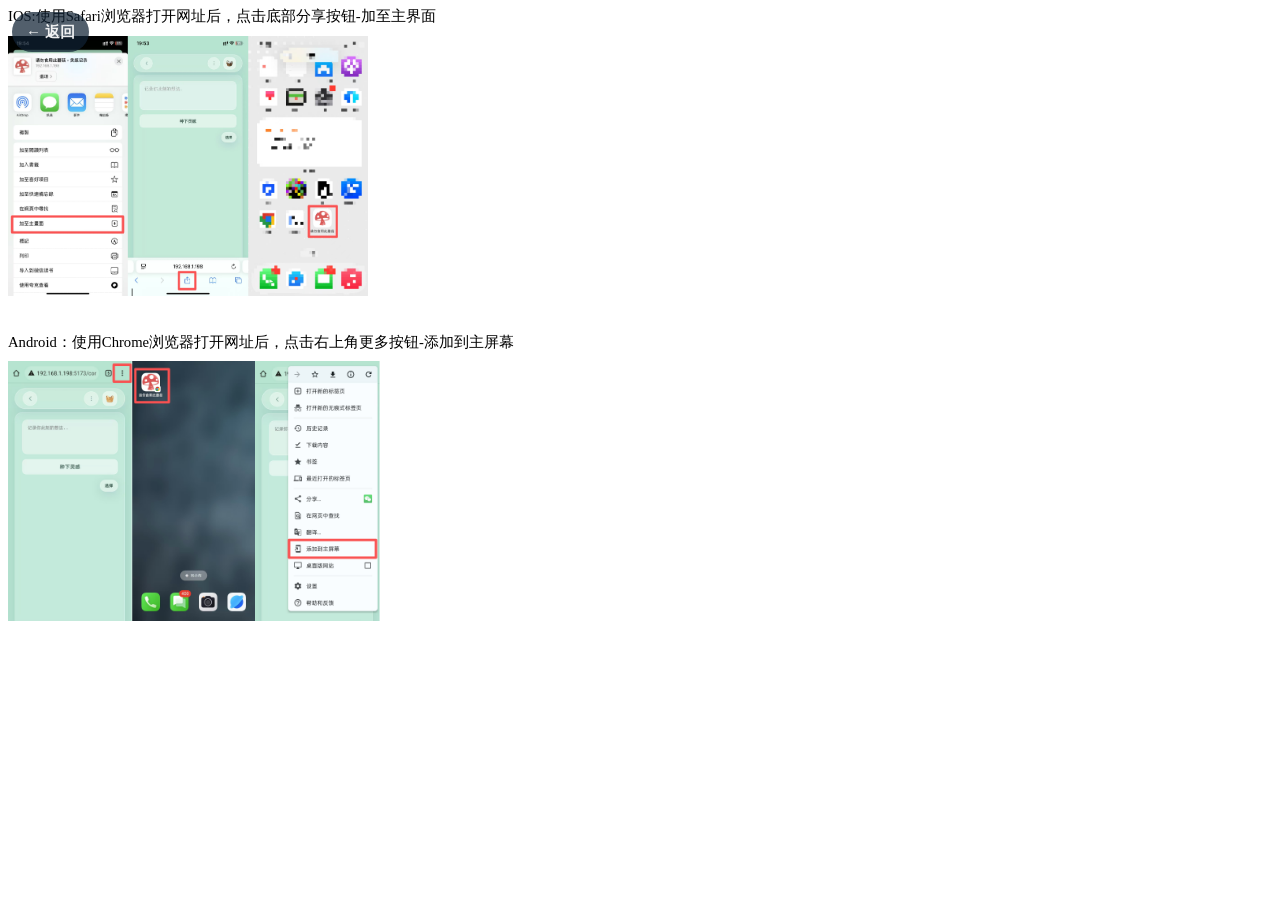
<file: 更快捷的方式！.html>
<html xmlns:v="urn:schemas-microsoft-com:vml"
xmlns:o="urn:schemas-microsoft-com:office:office"
xmlns:w="urn:schemas-microsoft-com:office:word"
xmlns:m="http://schemas.microsoft.com/office/2004/12/omml"
xmlns="http://www.w3.org/TR/REC-html40">

<head>
<meta http-equiv=Content-Type content="text/html; charset=utf-8">
<meta name=ProgId content=Word.Document>
<meta name=Generator content="Microsoft Word 15">
<meta name=Originator content="Microsoft Word 15">
<link rel=File-List href="更快捷的方式！.fld/filelist.xml">
<link rel=Edit-Time-Data href="更快捷的方式！.fld/editdata.mso">
<!--[if !mso]>
<style>
v\:* {behavior:url(#default#VML);}
o\:* {behavior:url(#default#VML);}
w\:* {behavior:url(#default#VML);}
.shape {behavior:url(#default#VML);}
</style>
<![endif]--><!--[if gte mso 9]><xml>
 <o:DocumentProperties>
  <o:Author>雾 纱</o:Author>
  <o:LastAuthor>雾 纱</o:LastAuthor>
  <o:Revision>3</o:Revision>
  <o:TotalTime>6</o:TotalTime>
  <o:Created>2026-05-17T13:39:00Z</o:Created>
  <o:LastSaved>2026-05-17T13:39:00Z</o:LastSaved>
  <o:Pages>1</o:Pages>
  <o:Words>12</o:Words>
  <o:Characters>72</o:Characters>
  <o:Lines>1</o:Lines>
  <o:Paragraphs>1</o:Paragraphs>
  <o:CharactersWithSpaces>83</o:CharactersWithSpaces>
  <o:Version>16.00</o:Version>
 </o:DocumentProperties>
 <o:OfficeDocumentSettings>
  <o:AllowPNG/>
 </o:OfficeDocumentSettings>
</xml><![endif]-->
<link rel=themeData href="更快捷的方式！.fld/themedata.thmx">
<link rel=colorSchemeMapping href="更快捷的方式！.fld/colorschememapping.xml">
<!--[if gte mso 9]><xml>
 <w:WordDocument>
  <w:SpellingState>Clean</w:SpellingState>
  <w:GrammarState>Clean</w:GrammarState>
  <w:TrackMoves>false</w:TrackMoves>
  <w:TrackFormatting/>
  <w:PunctuationKerning/>
  <w:DrawingGridVerticalSpacing>7.8 磅</w:DrawingGridVerticalSpacing>
  <w:DisplayHorizontalDrawingGridEvery>0</w:DisplayHorizontalDrawingGridEvery>
  <w:DisplayVerticalDrawingGridEvery>2</w:DisplayVerticalDrawingGridEvery>
  <w:ValidateAgainstSchemas/>
  <w:SaveIfXMLInvalid>false</w:SaveIfXMLInvalid>
  <w:IgnoreMixedContent>false</w:IgnoreMixedContent>
  <w:AlwaysShowPlaceholderText>false</w:AlwaysShowPlaceholderText>
  <w:DoNotPromoteQF/>
  <w:LidThemeOther>EN-US</w:LidThemeOther>
  <w:LidThemeAsian>ZH-CN</w:LidThemeAsian>
  <w:LidThemeComplexScript>X-NONE</w:LidThemeComplexScript>
  <w:Compatibility>
   <w:SpaceForUL/>
   <w:BalanceSingleByteDoubleByteWidth/>
   <w:DoNotLeaveBackslashAlone/>
   <w:ULTrailSpace/>
   <w:DoNotExpandShiftReturn/>
   <w:AdjustLineHeightInTable/>
   <w:BreakWrappedTables/>
   <w:SnapToGridInCell/>
   <w:WrapTextWithPunct/>
   <w:UseAsianBreakRules/>
   <w:DontGrowAutofit/>
   <w:SplitPgBreakAndParaMark/>
   <w:EnableOpenTypeKerning/>
   <w:DontFlipMirrorIndents/>
   <w:OverrideTableStyleHps/>
   <w:UseFELayout/>
  </w:Compatibility>
  <m:mathPr>
   <m:mathFont m:val="Cambria Math"/>
   <m:brkBin m:val="before"/>
   <m:brkBinSub m:val="&#45;-"/>
   <m:smallFrac m:val="off"/>
   <m:dispDef/>
   <m:lMargin m:val="0"/>
   <m:rMargin m:val="0"/>
   <m:defJc m:val="centerGroup"/>
   <m:wrapIndent m:val="1440"/>
   <m:intLim m:val="subSup"/>
   <m:naryLim m:val="undOvr"/>
  </m:mathPr></w:WordDocument>
</xml><![endif]--><!--[if gte mso 9]><xml>
 <w:LatentStyles DefLockedState="false" DefUnhideWhenUsed="false"
  DefSemiHidden="false" DefQFormat="false" DefPriority="99"
  LatentStyleCount="376">
  <w:LsdException Locked="false" Priority="0" QFormat="true" Name="Normal"/>
  <w:LsdException Locked="false" Priority="9" QFormat="true" Name="heading 1"/>
  <w:LsdException Locked="false" Priority="9" SemiHidden="true"
   UnhideWhenUsed="true" QFormat="true" Name="heading 2"/>
  <w:LsdException Locked="false" Priority="9" SemiHidden="true"
   UnhideWhenUsed="true" QFormat="true" Name="heading 3"/>
  <w:LsdException Locked="false" Priority="9" SemiHidden="true"
   UnhideWhenUsed="true" QFormat="true" Name="heading 4"/>
  <w:LsdException Locked="false" Priority="9" SemiHidden="true"
   UnhideWhenUsed="true" QFormat="true" Name="heading 5"/>
  <w:LsdException Locked="false" Priority="9" SemiHidden="true"
   UnhideWhenUsed="true" QFormat="true" Name="heading 6"/>
  <w:LsdException Locked="false" Priority="9" SemiHidden="true"
   UnhideWhenUsed="true" QFormat="true" Name="heading 7"/>
  <w:LsdException Locked="false" Priority="9" SemiHidden="true"
   UnhideWhenUsed="true" QFormat="true" Name="heading 8"/>
  <w:LsdException Locked="false" Priority="9" SemiHidden="true"
   UnhideWhenUsed="true" QFormat="true" Name="heading 9"/>
  <w:LsdException Locked="false" SemiHidden="true" UnhideWhenUsed="true"
   Name="index 1"/>
  <w:LsdException Locked="false" SemiHidden="true" UnhideWhenUsed="true"
   Name="index 2"/>
  <w:LsdException Locked="false" SemiHidden="true" UnhideWhenUsed="true"
   Name="index 3"/>
  <w:LsdException Locked="false" SemiHidden="true" UnhideWhenUsed="true"
   Name="index 4"/>
  <w:LsdException Locked="false" SemiHidden="true" UnhideWhenUsed="true"
   Name="index 5"/>
  <w:LsdException Locked="false" SemiHidden="true" UnhideWhenUsed="true"
   Name="index 6"/>
  <w:LsdException Locked="false" SemiHidden="true" UnhideWhenUsed="true"
   Name="index 7"/>
  <w:LsdException Locked="false" SemiHidden="true" UnhideWhenUsed="true"
   Name="index 8"/>
  <w:LsdException Locked="false" SemiHidden="true" UnhideWhenUsed="true"
   Name="index 9"/>
  <w:LsdException Locked="false" Priority="39" SemiHidden="true"
   UnhideWhenUsed="true" Name="toc 1"/>
  <w:LsdException Locked="false" Priority="39" SemiHidden="true"
   UnhideWhenUsed="true" Name="toc 2"/>
  <w:LsdException Locked="false" Priority="39" SemiHidden="true"
   UnhideWhenUsed="true" Name="toc 3"/>
  <w:LsdException Locked="false" Priority="39" SemiHidden="true"
   UnhideWhenUsed="true" Name="toc 4"/>
  <w:LsdException Locked="false" Priority="39" SemiHidden="true"
   UnhideWhenUsed="true" Name="toc 5"/>
  <w:LsdException Locked="false" Priority="39" SemiHidden="true"
   UnhideWhenUsed="true" Name="toc 6"/>
  <w:LsdException Locked="false" Priority="39" SemiHidden="true"
   UnhideWhenUsed="true" Name="toc 7"/>
  <w:LsdException Locked="false" Priority="39" SemiHidden="true"
   UnhideWhenUsed="true" Name="toc 8"/>
  <w:LsdException Locked="false" Priority="39" SemiHidden="true"
   UnhideWhenUsed="true" Name="toc 9"/>
  <w:LsdException Locked="false" SemiHidden="true" UnhideWhenUsed="true"
   Name="Normal Indent"/>
  <w:LsdException Locked="false" SemiHidden="true" UnhideWhenUsed="true"
   Name="footnote text"/>
  <w:LsdException Locked="false" SemiHidden="true" UnhideWhenUsed="true"
   Name="annotation text"/>
  <w:LsdException Locked="false" SemiHidden="true" UnhideWhenUsed="true"
   Name="header"/>
  <w:LsdException Locked="false" SemiHidden="true" UnhideWhenUsed="true"
   Name="footer"/>
  <w:LsdException Locked="false" SemiHidden="true" UnhideWhenUsed="true"
   Name="index heading"/>
  <w:LsdException Locked="false" Priority="35" SemiHidden="true"
   UnhideWhenUsed="true" QFormat="true" Name="caption"/>
  <w:LsdException Locked="false" SemiHidden="true" UnhideWhenUsed="true"
   Name="table of figures"/>
  <w:LsdException Locked="false" SemiHidden="true" UnhideWhenUsed="true"
   Name="envelope address"/>
  <w:LsdException Locked="false" SemiHidden="true" UnhideWhenUsed="true"
   Name="envelope return"/>
  <w:LsdException Locked="false" SemiHidden="true" UnhideWhenUsed="true"
   Name="footnote reference"/>
  <w:LsdException Locked="false" SemiHidden="true" UnhideWhenUsed="true"
   Name="annotation reference"/>
  <w:LsdException Locked="false" SemiHidden="true" UnhideWhenUsed="true"
   Name="line number"/>
  <w:LsdException Locked="false" SemiHidden="true" UnhideWhenUsed="true"
   Name="page number"/>
  <w:LsdException Locked="false" SemiHidden="true" UnhideWhenUsed="true"
   Name="endnote reference"/>
  <w:LsdException Locked="false" SemiHidden="true" UnhideWhenUsed="true"
   Name="endnote text"/>
  <w:LsdException Locked="false" SemiHidden="true" UnhideWhenUsed="true"
   Name="table of authorities"/>
  <w:LsdException Locked="false" SemiHidden="true" UnhideWhenUsed="true"
   Name="macro"/>
  <w:LsdException Locked="false" SemiHidden="true" UnhideWhenUsed="true"
   Name="toa heading"/>
  <w:LsdException Locked="false" SemiHidden="true" UnhideWhenUsed="true"
   Name="List"/>
  <w:LsdException Locked="false" SemiHidden="true" UnhideWhenUsed="true"
   Name="List Bullet"/>
  <w:LsdException Locked="false" SemiHidden="true" UnhideWhenUsed="true"
   Name="List Number"/>
  <w:LsdException Locked="false" SemiHidden="true" UnhideWhenUsed="true"
   Name="List 2"/>
  <w:LsdException Locked="false" SemiHidden="true" UnhideWhenUsed="true"
   Name="List 3"/>
  <w:LsdException Locked="false" SemiHidden="true" UnhideWhenUsed="true"
   Name="List 4"/>
  <w:LsdException Locked="false" SemiHidden="true" UnhideWhenUsed="true"
   Name="List 5"/>
  <w:LsdException Locked="false" SemiHidden="true" UnhideWhenUsed="true"
   Name="List Bullet 2"/>
  <w:LsdException Locked="false" SemiHidden="true" UnhideWhenUsed="true"
   Name="List Bullet 3"/>
  <w:LsdException Locked="false" SemiHidden="true" UnhideWhenUsed="true"
   Name="List Bullet 4"/>
  <w:LsdException Locked="false" SemiHidden="true" UnhideWhenUsed="true"
   Name="List Bullet 5"/>
  <w:LsdException Locked="false" SemiHidden="true" UnhideWhenUsed="true"
   Name="List Number 2"/>
  <w:LsdException Locked="false" SemiHidden="true" UnhideWhenUsed="true"
   Name="List Number 3"/>
  <w:LsdException Locked="false" SemiHidden="true" UnhideWhenUsed="true"
   Name="List Number 4"/>
  <w:LsdException Locked="false" SemiHidden="true" UnhideWhenUsed="true"
   Name="List Number 5"/>
  <w:LsdException Locked="false" Priority="10" QFormat="true" Name="Title"/>
  <w:LsdException Locked="false" SemiHidden="true" UnhideWhenUsed="true"
   Name="Closing"/>
  <w:LsdException Locked="false" SemiHidden="true" UnhideWhenUsed="true"
   Name="Signature"/>
  <w:LsdException Locked="false" Priority="1" SemiHidden="true"
   UnhideWhenUsed="true" Name="Default Paragraph Font"/>
  <w:LsdException Locked="false" SemiHidden="true" UnhideWhenUsed="true"
   Name="Body Text"/>
  <w:LsdException Locked="false" SemiHidden="true" UnhideWhenUsed="true"
   Name="Body Text Indent"/>
  <w:LsdException Locked="false" SemiHidden="true" UnhideWhenUsed="true"
   Name="List Continue"/>
  <w:LsdException Locked="false" SemiHidden="true" UnhideWhenUsed="true"
   Name="List Continue 2"/>
  <w:LsdException Locked="false" SemiHidden="true" UnhideWhenUsed="true"
   Name="List Continue 3"/>
  <w:LsdException Locked="false" SemiHidden="true" UnhideWhenUsed="true"
   Name="List Continue 4"/>
  <w:LsdException Locked="false" SemiHidden="true" UnhideWhenUsed="true"
   Name="List Continue 5"/>
  <w:LsdException Locked="false" SemiHidden="true" UnhideWhenUsed="true"
   Name="Message Header"/>
  <w:LsdException Locked="false" Priority="11" QFormat="true" Name="Subtitle"/>
  <w:LsdException Locked="false" SemiHidden="true" UnhideWhenUsed="true"
   Name="Salutation"/>
  <w:LsdException Locked="false" SemiHidden="true" UnhideWhenUsed="true"
   Name="Date"/>
  <w:LsdException Locked="false" SemiHidden="true" UnhideWhenUsed="true"
   Name="Body Text First Indent"/>
  <w:LsdException Locked="false" SemiHidden="true" UnhideWhenUsed="true"
   Name="Body Text First Indent 2"/>
  <w:LsdException Locked="false" SemiHidden="true" UnhideWhenUsed="true"
   Name="Note Heading"/>
  <w:LsdException Locked="false" SemiHidden="true" UnhideWhenUsed="true"
   Name="Body Text 2"/>
  <w:LsdException Locked="false" SemiHidden="true" UnhideWhenUsed="true"
   Name="Body Text 3"/>
  <w:LsdException Locked="false" SemiHidden="true" UnhideWhenUsed="true"
   Name="Body Text Indent 2"/>
  <w:LsdException Locked="false" SemiHidden="true" UnhideWhenUsed="true"
   Name="Body Text Indent 3"/>
  <w:LsdException Locked="false" SemiHidden="true" UnhideWhenUsed="true"
   Name="Block Text"/>
  <w:LsdException Locked="false" SemiHidden="true" UnhideWhenUsed="true"
   Name="Hyperlink"/>
  <w:LsdException Locked="false" SemiHidden="true" UnhideWhenUsed="true"
   Name="FollowedHyperlink"/>
  <w:LsdException Locked="false" Priority="22" QFormat="true" Name="Strong"/>
  <w:LsdException Locked="false" Priority="20" QFormat="true" Name="Emphasis"/>
  <w:LsdException Locked="false" SemiHidden="true" UnhideWhenUsed="true"
   Name="Document Map"/>
  <w:LsdException Locked="false" SemiHidden="true" UnhideWhenUsed="true"
   Name="Plain Text"/>
  <w:LsdException Locked="false" SemiHidden="true" UnhideWhenUsed="true"
   Name="E-mail Signature"/>
  <w:LsdException Locked="false" SemiHidden="true" UnhideWhenUsed="true"
   Name="HTML Top of Form"/>
  <w:LsdException Locked="false" SemiHidden="true" UnhideWhenUsed="true"
   Name="HTML Bottom of Form"/>
  <w:LsdException Locked="false" SemiHidden="true" UnhideWhenUsed="true"
   Name="Normal (Web)"/>
  <w:LsdException Locked="false" SemiHidden="true" UnhideWhenUsed="true"
   Name="HTML Acronym"/>
  <w:LsdException Locked="false" SemiHidden="true" UnhideWhenUsed="true"
   Name="HTML Address"/>
  <w:LsdException Locked="false" SemiHidden="true" UnhideWhenUsed="true"
   Name="HTML Cite"/>
  <w:LsdException Locked="false" SemiHidden="true" UnhideWhenUsed="true"
   Name="HTML Code"/>
  <w:LsdException Locked="false" SemiHidden="true" UnhideWhenUsed="true"
   Name="HTML Definition"/>
  <w:LsdException Locked="false" SemiHidden="true" UnhideWhenUsed="true"
   Name="HTML Keyboard"/>
  <w:LsdException Locked="false" SemiHidden="true" UnhideWhenUsed="true"
   Name="HTML Preformatted"/>
  <w:LsdException Locked="false" SemiHidden="true" UnhideWhenUsed="true"
   Name="HTML Sample"/>
  <w:LsdException Locked="false" SemiHidden="true" UnhideWhenUsed="true"
   Name="HTML Typewriter"/>
  <w:LsdException Locked="false" SemiHidden="true" UnhideWhenUsed="true"
   Name="HTML Variable"/>
  <w:LsdException Locked="false" SemiHidden="true" UnhideWhenUsed="true"
   Name="Normal Table"/>
  <w:LsdException Locked="false" SemiHidden="true" UnhideWhenUsed="true"
   Name="annotation subject"/>
  <w:LsdException Locked="false" SemiHidden="true" UnhideWhenUsed="true"
   Name="No List"/>
  <w:LsdException Locked="false" SemiHidden="true" UnhideWhenUsed="true"
   Name="Outline List 1"/>
  <w:LsdException Locked="false" SemiHidden="true" UnhideWhenUsed="true"
   Name="Outline List 2"/>
  <w:LsdException Locked="false" SemiHidden="true" UnhideWhenUsed="true"
   Name="Outline List 3"/>
  <w:LsdException Locked="false" SemiHidden="true" UnhideWhenUsed="true"
   Name="Table Simple 1"/>
  <w:LsdException Locked="false" SemiHidden="true" UnhideWhenUsed="true"
   Name="Table Simple 2"/>
  <w:LsdException Locked="false" SemiHidden="true" UnhideWhenUsed="true"
   Name="Table Simple 3"/>
  <w:LsdException Locked="false" SemiHidden="true" UnhideWhenUsed="true"
   Name="Table Classic 1"/>
  <w:LsdException Locked="false" SemiHidden="true" UnhideWhenUsed="true"
   Name="Table Classic 2"/>
  <w:LsdException Locked="false" SemiHidden="true" UnhideWhenUsed="true"
   Name="Table Classic 3"/>
  <w:LsdException Locked="false" SemiHidden="true" UnhideWhenUsed="true"
   Name="Table Classic 4"/>
  <w:LsdException Locked="false" SemiHidden="true" UnhideWhenUsed="true"
   Name="Table Colorful 1"/>
  <w:LsdException Locked="false" SemiHidden="true" UnhideWhenUsed="true"
   Name="Table Colorful 2"/>
  <w:LsdException Locked="false" SemiHidden="true" UnhideWhenUsed="true"
   Name="Table Colorful 3"/>
  <w:LsdException Locked="false" SemiHidden="true" UnhideWhenUsed="true"
   Name="Table Columns 1"/>
  <w:LsdException Locked="false" SemiHidden="true" UnhideWhenUsed="true"
   Name="Table Columns 2"/>
  <w:LsdException Locked="false" SemiHidden="true" UnhideWhenUsed="true"
   Name="Table Columns 3"/>
  <w:LsdException Locked="false" SemiHidden="true" UnhideWhenUsed="true"
   Name="Table Columns 4"/>
  <w:LsdException Locked="false" SemiHidden="true" UnhideWhenUsed="true"
   Name="Table Columns 5"/>
  <w:LsdException Locked="false" SemiHidden="true" UnhideWhenUsed="true"
   Name="Table Grid 1"/>
  <w:LsdException Locked="false" SemiHidden="true" UnhideWhenUsed="true"
   Name="Table Grid 2"/>
  <w:LsdException Locked="false" SemiHidden="true" UnhideWhenUsed="true"
   Name="Table Grid 3"/>
  <w:LsdException Locked="false" SemiHidden="true" UnhideWhenUsed="true"
   Name="Table Grid 4"/>
  <w:LsdException Locked="false" SemiHidden="true" UnhideWhenUsed="true"
   Name="Table Grid 5"/>
  <w:LsdException Locked="false" SemiHidden="true" UnhideWhenUsed="true"
   Name="Table Grid 6"/>
  <w:LsdException Locked="false" SemiHidden="true" UnhideWhenUsed="true"
   Name="Table Grid 7"/>
  <w:LsdException Locked="false" SemiHidden="true" UnhideWhenUsed="true"
   Name="Table Grid 8"/>
  <w:LsdException Locked="false" SemiHidden="true" UnhideWhenUsed="true"
   Name="Table List 1"/>
  <w:LsdException Locked="false" SemiHidden="true" UnhideWhenUsed="true"
   Name="Table List 2"/>
  <w:LsdException Locked="false" SemiHidden="true" UnhideWhenUsed="true"
   Name="Table List 3"/>
  <w:LsdException Locked="false" SemiHidden="true" UnhideWhenUsed="true"
   Name="Table List 4"/>
  <w:LsdException Locked="false" SemiHidden="true" UnhideWhenUsed="true"
   Name="Table List 5"/>
  <w:LsdException Locked="false" SemiHidden="true" UnhideWhenUsed="true"
   Name="Table List 6"/>
  <w:LsdException Locked="false" SemiHidden="true" UnhideWhenUsed="true"
   Name="Table List 7"/>
  <w:LsdException Locked="false" SemiHidden="true" UnhideWhenUsed="true"
   Name="Table List 8"/>
  <w:LsdException Locked="false" SemiHidden="true" UnhideWhenUsed="true"
   Name="Table 3D effects 1"/>
  <w:LsdException Locked="false" SemiHidden="true" UnhideWhenUsed="true"
   Name="Table 3D effects 2"/>
  <w:LsdException Locked="false" SemiHidden="true" UnhideWhenUsed="true"
   Name="Table 3D effects 3"/>
  <w:LsdException Locked="false" SemiHidden="true" UnhideWhenUsed="true"
   Name="Table Contemporary"/>
  <w:LsdException Locked="false" SemiHidden="true" UnhideWhenUsed="true"
   Name="Table Elegant"/>
  <w:LsdException Locked="false" SemiHidden="true" UnhideWhenUsed="true"
   Name="Table Professional"/>
  <w:LsdException Locked="false" SemiHidden="true" UnhideWhenUsed="true"
   Name="Table Subtle 1"/>
  <w:LsdException Locked="false" SemiHidden="true" UnhideWhenUsed="true"
   Name="Table Subtle 2"/>
  <w:LsdException Locked="false" SemiHidden="true" UnhideWhenUsed="true"
   Name="Table Web 1"/>
  <w:LsdException Locked="false" SemiHidden="true" UnhideWhenUsed="true"
   Name="Table Web 2"/>
  <w:LsdException Locked="false" SemiHidden="true" UnhideWhenUsed="true"
   Name="Table Web 3"/>
  <w:LsdException Locked="false" SemiHidden="true" UnhideWhenUsed="true"
   Name="Balloon Text"/>
  <w:LsdException Locked="false" Priority="39" Name="Table Grid"/>
  <w:LsdException Locked="false" SemiHidden="true" UnhideWhenUsed="true"
   Name="Table Theme"/>
  <w:LsdException Locked="false" SemiHidden="true" Name="Placeholder Text"/>
  <w:LsdException Locked="false" Priority="1" QFormat="true" Name="No Spacing"/>
  <w:LsdException Locked="false" Priority="60" Name="Light Shading"/>
  <w:LsdException Locked="false" Priority="61" Name="Light List"/>
  <w:LsdException Locked="false" Priority="62" Name="Light Grid"/>
  <w:LsdException Locked="false" Priority="63" Name="Medium Shading 1"/>
  <w:LsdException Locked="false" Priority="64" Name="Medium Shading 2"/>
  <w:LsdException Locked="false" Priority="65" Name="Medium List 1"/>
  <w:LsdException Locked="false" Priority="66" Name="Medium List 2"/>
  <w:LsdException Locked="false" Priority="67" Name="Medium Grid 1"/>
  <w:LsdException Locked="false" Priority="68" Name="Medium Grid 2"/>
  <w:LsdException Locked="false" Priority="69" Name="Medium Grid 3"/>
  <w:LsdException Locked="false" Priority="70" Name="Dark List"/>
  <w:LsdException Locked="false" Priority="71" Name="Colorful Shading"/>
  <w:LsdException Locked="false" Priority="72" Name="Colorful List"/>
  <w:LsdException Locked="false" Priority="73" Name="Colorful Grid"/>
  <w:LsdException Locked="false" Priority="60" Name="Light Shading Accent 1"/>
  <w:LsdException Locked="false" Priority="61" Name="Light List Accent 1"/>
  <w:LsdException Locked="false" Priority="62" Name="Light Grid Accent 1"/>
  <w:LsdException Locked="false" Priority="63" Name="Medium Shading 1 Accent 1"/>
  <w:LsdException Locked="false" Priority="64" Name="Medium Shading 2 Accent 1"/>
  <w:LsdException Locked="false" Priority="65" Name="Medium List 1 Accent 1"/>
  <w:LsdException Locked="false" SemiHidden="true" Name="Revision"/>
  <w:LsdException Locked="false" Priority="34" QFormat="true"
   Name="List Paragraph"/>
  <w:LsdException Locked="false" Priority="29" QFormat="true" Name="Quote"/>
  <w:LsdException Locked="false" Priority="30" QFormat="true"
   Name="Intense Quote"/>
  <w:LsdException Locked="false" Priority="66" Name="Medium List 2 Accent 1"/>
  <w:LsdException Locked="false" Priority="67" Name="Medium Grid 1 Accent 1"/>
  <w:LsdException Locked="false" Priority="68" Name="Medium Grid 2 Accent 1"/>
  <w:LsdException Locked="false" Priority="69" Name="Medium Grid 3 Accent 1"/>
  <w:LsdException Locked="false" Priority="70" Name="Dark List Accent 1"/>
  <w:LsdException Locked="false" Priority="71" Name="Colorful Shading Accent 1"/>
  <w:LsdException Locked="false" Priority="72" Name="Colorful List Accent 1"/>
  <w:LsdException Locked="false" Priority="73" Name="Colorful Grid Accent 1"/>
  <w:LsdException Locked="false" Priority="60" Name="Light Shading Accent 2"/>
  <w:LsdException Locked="false" Priority="61" Name="Light List Accent 2"/>
  <w:LsdException Locked="false" Priority="62" Name="Light Grid Accent 2"/>
  <w:LsdException Locked="false" Priority="63" Name="Medium Shading 1 Accent 2"/>
  <w:LsdException Locked="false" Priority="64" Name="Medium Shading 2 Accent 2"/>
  <w:LsdException Locked="false" Priority="65" Name="Medium List 1 Accent 2"/>
  <w:LsdException Locked="false" Priority="66" Name="Medium List 2 Accent 2"/>
  <w:LsdException Locked="false" Priority="67" Name="Medium Grid 1 Accent 2"/>
  <w:LsdException Locked="false" Priority="68" Name="Medium Grid 2 Accent 2"/>
  <w:LsdException Locked="false" Priority="69" Name="Medium Grid 3 Accent 2"/>
  <w:LsdException Locked="false" Priority="70" Name="Dark List Accent 2"/>
  <w:LsdException Locked="false" Priority="71" Name="Colorful Shading Accent 2"/>
  <w:LsdException Locked="false" Priority="72" Name="Colorful List Accent 2"/>
  <w:LsdException Locked="false" Priority="73" Name="Colorful Grid Accent 2"/>
  <w:LsdException Locked="false" Priority="60" Name="Light Shading Accent 3"/>
  <w:LsdException Locked="false" Priority="61" Name="Light List Accent 3"/>
  <w:LsdException Locked="false" Priority="62" Name="Light Grid Accent 3"/>
  <w:LsdException Locked="false" Priority="63" Name="Medium Shading 1 Accent 3"/>
  <w:LsdException Locked="false" Priority="64" Name="Medium Shading 2 Accent 3"/>
  <w:LsdException Locked="false" Priority="65" Name="Medium List 1 Accent 3"/>
  <w:LsdException Locked="false" Priority="66" Name="Medium List 2 Accent 3"/>
  <w:LsdException Locked="false" Priority="67" Name="Medium Grid 1 Accent 3"/>
  <w:LsdException Locked="false" Priority="68" Name="Medium Grid 2 Accent 3"/>
  <w:LsdException Locked="false" Priority="69" Name="Medium Grid 3 Accent 3"/>
  <w:LsdException Locked="false" Priority="70" Name="Dark List Accent 3"/>
  <w:LsdException Locked="false" Priority="71" Name="Colorful Shading Accent 3"/>
  <w:LsdException Locked="false" Priority="72" Name="Colorful List Accent 3"/>
  <w:LsdException Locked="false" Priority="73" Name="Colorful Grid Accent 3"/>
  <w:LsdException Locked="false" Priority="60" Name="Light Shading Accent 4"/>
  <w:LsdException Locked="false" Priority="61" Name="Light List Accent 4"/>
  <w:LsdException Locked="false" Priority="62" Name="Light Grid Accent 4"/>
  <w:LsdException Locked="false" Priority="63" Name="Medium Shading 1 Accent 4"/>
  <w:LsdException Locked="false" Priority="64" Name="Medium Shading 2 Accent 4"/>
  <w:LsdException Locked="false" Priority="65" Name="Medium List 1 Accent 4"/>
  <w:LsdException Locked="false" Priority="66" Name="Medium List 2 Accent 4"/>
  <w:LsdException Locked="false" Priority="67" Name="Medium Grid 1 Accent 4"/>
  <w:LsdException Locked="false" Priority="68" Name="Medium Grid 2 Accent 4"/>
  <w:LsdException Locked="false" Priority="69" Name="Medium Grid 3 Accent 4"/>
  <w:LsdException Locked="false" Priority="70" Name="Dark List Accent 4"/>
  <w:LsdException Locked="false" Priority="71" Name="Colorful Shading Accent 4"/>
  <w:LsdException Locked="false" Priority="72" Name="Colorful List Accent 4"/>
  <w:LsdException Locked="false" Priority="73" Name="Colorful Grid Accent 4"/>
  <w:LsdException Locked="false" Priority="60" Name="Light Shading Accent 5"/>
  <w:LsdException Locked="false" Priority="61" Name="Light List Accent 5"/>
  <w:LsdException Locked="false" Priority="62" Name="Light Grid Accent 5"/>
  <w:LsdException Locked="false" Priority="63" Name="Medium Shading 1 Accent 5"/>
  <w:LsdException Locked="false" Priority="64" Name="Medium Shading 2 Accent 5"/>
  <w:LsdException Locked="false" Priority="65" Name="Medium List 1 Accent 5"/>
  <w:LsdException Locked="false" Priority="66" Name="Medium List 2 Accent 5"/>
  <w:LsdException Locked="false" Priority="67" Name="Medium Grid 1 Accent 5"/>
  <w:LsdException Locked="false" Priority="68" Name="Medium Grid 2 Accent 5"/>
  <w:LsdException Locked="false" Priority="69" Name="Medium Grid 3 Accent 5"/>
  <w:LsdException Locked="false" Priority="70" Name="Dark List Accent 5"/>
  <w:LsdException Locked="false" Priority="71" Name="Colorful Shading Accent 5"/>
  <w:LsdException Locked="false" Priority="72" Name="Colorful List Accent 5"/>
  <w:LsdException Locked="false" Priority="73" Name="Colorful Grid Accent 5"/>
  <w:LsdException Locked="false" Priority="60" Name="Light Shading Accent 6"/>
  <w:LsdException Locked="false" Priority="61" Name="Light List Accent 6"/>
  <w:LsdException Locked="false" Priority="62" Name="Light Grid Accent 6"/>
  <w:LsdException Locked="false" Priority="63" Name="Medium Shading 1 Accent 6"/>
  <w:LsdException Locked="false" Priority="64" Name="Medium Shading 2 Accent 6"/>
  <w:LsdException Locked="false" Priority="65" Name="Medium List 1 Accent 6"/>
  <w:LsdException Locked="false" Priority="66" Name="Medium List 2 Accent 6"/>
  <w:LsdException Locked="false" Priority="67" Name="Medium Grid 1 Accent 6"/>
  <w:LsdException Locked="false" Priority="68" Name="Medium Grid 2 Accent 6"/>
  <w:LsdException Locked="false" Priority="69" Name="Medium Grid 3 Accent 6"/>
  <w:LsdException Locked="false" Priority="70" Name="Dark List Accent 6"/>
  <w:LsdException Locked="false" Priority="71" Name="Colorful Shading Accent 6"/>
  <w:LsdException Locked="false" Priority="72" Name="Colorful List Accent 6"/>
  <w:LsdException Locked="false" Priority="73" Name="Colorful Grid Accent 6"/>
  <w:LsdException Locked="false" Priority="19" QFormat="true"
   Name="Subtle Emphasis"/>
  <w:LsdException Locked="false" Priority="21" QFormat="true"
   Name="Intense Emphasis"/>
  <w:LsdException Locked="false" Priority="31" QFormat="true"
   Name="Subtle Reference"/>
  <w:LsdException Locked="false" Priority="32" QFormat="true"
   Name="Intense Reference"/>
  <w:LsdException Locked="false" Priority="33" QFormat="true" Name="Book Title"/>
  <w:LsdException Locked="false" Priority="37" SemiHidden="true"
   UnhideWhenUsed="true" Name="Bibliography"/>
  <w:LsdException Locked="false" Priority="39" SemiHidden="true"
   UnhideWhenUsed="true" QFormat="true" Name="TOC Heading"/>
  <w:LsdException Locked="false" Priority="41" Name="Plain Table 1"/>
  <w:LsdException Locked="false" Priority="42" Name="Plain Table 2"/>
  <w:LsdException Locked="false" Priority="43" Name="Plain Table 3"/>
  <w:LsdException Locked="false" Priority="44" Name="Plain Table 4"/>
  <w:LsdException Locked="false" Priority="45" Name="Plain Table 5"/>
  <w:LsdException Locked="false" Priority="40" Name="Grid Table Light"/>
  <w:LsdException Locked="false" Priority="46" Name="Grid Table 1 Light"/>
  <w:LsdException Locked="false" Priority="47" Name="Grid Table 2"/>
  <w:LsdException Locked="false" Priority="48" Name="Grid Table 3"/>
  <w:LsdException Locked="false" Priority="49" Name="Grid Table 4"/>
  <w:LsdException Locked="false" Priority="50" Name="Grid Table 5 Dark"/>
  <w:LsdException Locked="false" Priority="51" Name="Grid Table 6 Colorful"/>
  <w:LsdException Locked="false" Priority="52" Name="Grid Table 7 Colorful"/>
  <w:LsdException Locked="false" Priority="46"
   Name="Grid Table 1 Light Accent 1"/>
  <w:LsdException Locked="false" Priority="47" Name="Grid Table 2 Accent 1"/>
  <w:LsdException Locked="false" Priority="48" Name="Grid Table 3 Accent 1"/>
  <w:LsdException Locked="false" Priority="49" Name="Grid Table 4 Accent 1"/>
  <w:LsdException Locked="false" Priority="50" Name="Grid Table 5 Dark Accent 1"/>
  <w:LsdException Locked="false" Priority="51"
   Name="Grid Table 6 Colorful Accent 1"/>
  <w:LsdException Locked="false" Priority="52"
   Name="Grid Table 7 Colorful Accent 1"/>
  <w:LsdException Locked="false" Priority="46"
   Name="Grid Table 1 Light Accent 2"/>
  <w:LsdException Locked="false" Priority="47" Name="Grid Table 2 Accent 2"/>
  <w:LsdException Locked="false" Priority="48" Name="Grid Table 3 Accent 2"/>
  <w:LsdException Locked="false" Priority="49" Name="Grid Table 4 Accent 2"/>
  <w:LsdException Locked="false" Priority="50" Name="Grid Table 5 Dark Accent 2"/>
  <w:LsdException Locked="false" Priority="51"
   Name="Grid Table 6 Colorful Accent 2"/>
  <w:LsdException Locked="false" Priority="52"
   Name="Grid Table 7 Colorful Accent 2"/>
  <w:LsdException Locked="false" Priority="46"
   Name="Grid Table 1 Light Accent 3"/>
  <w:LsdException Locked="false" Priority="47" Name="Grid Table 2 Accent 3"/>
  <w:LsdException Locked="false" Priority="48" Name="Grid Table 3 Accent 3"/>
  <w:LsdException Locked="false" Priority="49" Name="Grid Table 4 Accent 3"/>
  <w:LsdException Locked="false" Priority="50" Name="Grid Table 5 Dark Accent 3"/>
  <w:LsdException Locked="false" Priority="51"
   Name="Grid Table 6 Colorful Accent 3"/>
  <w:LsdException Locked="false" Priority="52"
   Name="Grid Table 7 Colorful Accent 3"/>
  <w:LsdException Locked="false" Priority="46"
   Name="Grid Table 1 Light Accent 4"/>
  <w:LsdException Locked="false" Priority="47" Name="Grid Table 2 Accent 4"/>
  <w:LsdException Locked="false" Priority="48" Name="Grid Table 3 Accent 4"/>
  <w:LsdException Locked="false" Priority="49" Name="Grid Table 4 Accent 4"/>
  <w:LsdException Locked="false" Priority="50" Name="Grid Table 5 Dark Accent 4"/>
  <w:LsdException Locked="false" Priority="51"
   Name="Grid Table 6 Colorful Accent 4"/>
  <w:LsdException Locked="false" Priority="52"
   Name="Grid Table 7 Colorful Accent 4"/>
  <w:LsdException Locked="false" Priority="46"
   Name="Grid Table 1 Light Accent 5"/>
  <w:LsdException Locked="false" Priority="47" Name="Grid Table 2 Accent 5"/>
  <w:LsdException Locked="false" Priority="48" Name="Grid Table 3 Accent 5"/>
  <w:LsdException Locked="false" Priority="49" Name="Grid Table 4 Accent 5"/>
  <w:LsdException Locked="false" Priority="50" Name="Grid Table 5 Dark Accent 5"/>
  <w:LsdException Locked="false" Priority="51"
   Name="Grid Table 6 Colorful Accent 5"/>
  <w:LsdException Locked="false" Priority="52"
   Name="Grid Table 7 Colorful Accent 5"/>
  <w:LsdException Locked="false" Priority="46"
   Name="Grid Table 1 Light Accent 6"/>
  <w:LsdException Locked="false" Priority="47" Name="Grid Table 2 Accent 6"/>
  <w:LsdException Locked="false" Priority="48" Name="Grid Table 3 Accent 6"/>
  <w:LsdException Locked="false" Priority="49" Name="Grid Table 4 Accent 6"/>
  <w:LsdException Locked="false" Priority="50" Name="Grid Table 5 Dark Accent 6"/>
  <w:LsdException Locked="false" Priority="51"
   Name="Grid Table 6 Colorful Accent 6"/>
  <w:LsdException Locked="false" Priority="52"
   Name="Grid Table 7 Colorful Accent 6"/>
  <w:LsdException Locked="false" Priority="46" Name="List Table 1 Light"/>
  <w:LsdException Locked="false" Priority="47" Name="List Table 2"/>
  <w:LsdException Locked="false" Priority="48" Name="List Table 3"/>
  <w:LsdException Locked="false" Priority="49" Name="List Table 4"/>
  <w:LsdException Locked="false" Priority="50" Name="List Table 5 Dark"/>
  <w:LsdException Locked="false" Priority="51" Name="List Table 6 Colorful"/>
  <w:LsdException Locked="false" Priority="52" Name="List Table 7 Colorful"/>
  <w:LsdException Locked="false" Priority="46"
   Name="List Table 1 Light Accent 1"/>
  <w:LsdException Locked="false" Priority="47" Name="List Table 2 Accent 1"/>
  <w:LsdException Locked="false" Priority="48" Name="List Table 3 Accent 1"/>
  <w:LsdException Locked="false" Priority="49" Name="List Table 4 Accent 1"/>
  <w:LsdException Locked="false" Priority="50" Name="List Table 5 Dark Accent 1"/>
  <w:LsdException Locked="false" Priority="51"
   Name="List Table 6 Colorful Accent 1"/>
  <w:LsdException Locked="false" Priority="52"
   Name="List Table 7 Colorful Accent 1"/>
  <w:LsdException Locked="false" Priority="46"
   Name="List Table 1 Light Accent 2"/>
  <w:LsdException Locked="false" Priority="47" Name="List Table 2 Accent 2"/>
  <w:LsdException Locked="false" Priority="48" Name="List Table 3 Accent 2"/>
  <w:LsdException Locked="false" Priority="49" Name="List Table 4 Accent 2"/>
  <w:LsdException Locked="false" Priority="50" Name="List Table 5 Dark Accent 2"/>
  <w:LsdException Locked="false" Priority="51"
   Name="List Table 6 Colorful Accent 2"/>
  <w:LsdException Locked="false" Priority="52"
   Name="List Table 7 Colorful Accent 2"/>
  <w:LsdException Locked="false" Priority="46"
   Name="List Table 1 Light Accent 3"/>
  <w:LsdException Locked="false" Priority="47" Name="List Table 2 Accent 3"/>
  <w:LsdException Locked="false" Priority="48" Name="List Table 3 Accent 3"/>
  <w:LsdException Locked="false" Priority="49" Name="List Table 4 Accent 3"/>
  <w:LsdException Locked="false" Priority="50" Name="List Table 5 Dark Accent 3"/>
  <w:LsdException Locked="false" Priority="51"
   Name="List Table 6 Colorful Accent 3"/>
  <w:LsdException Locked="false" Priority="52"
   Name="List Table 7 Colorful Accent 3"/>
  <w:LsdException Locked="false" Priority="46"
   Name="List Table 1 Light Accent 4"/>
  <w:LsdException Locked="false" Priority="47" Name="List Table 2 Accent 4"/>
  <w:LsdException Locked="false" Priority="48" Name="List Table 3 Accent 4"/>
  <w:LsdException Locked="false" Priority="49" Name="List Table 4 Accent 4"/>
  <w:LsdException Locked="false" Priority="50" Name="List Table 5 Dark Accent 4"/>
  <w:LsdException Locked="false" Priority="51"
   Name="List Table 6 Colorful Accent 4"/>
  <w:LsdException Locked="false" Priority="52"
   Name="List Table 7 Colorful Accent 4"/>
  <w:LsdException Locked="false" Priority="46"
   Name="List Table 1 Light Accent 5"/>
  <w:LsdException Locked="false" Priority="47" Name="List Table 2 Accent 5"/>
  <w:LsdException Locked="false" Priority="48" Name="List Table 3 Accent 5"/>
  <w:LsdException Locked="false" Priority="49" Name="List Table 4 Accent 5"/>
  <w:LsdException Locked="false" Priority="50" Name="List Table 5 Dark Accent 5"/>
  <w:LsdException Locked="false" Priority="51"
   Name="List Table 6 Colorful Accent 5"/>
  <w:LsdException Locked="false" Priority="52"
   Name="List Table 7 Colorful Accent 5"/>
  <w:LsdException Locked="false" Priority="46"
   Name="List Table 1 Light Accent 6"/>
  <w:LsdException Locked="false" Priority="47" Name="List Table 2 Accent 6"/>
  <w:LsdException Locked="false" Priority="48" Name="List Table 3 Accent 6"/>
  <w:LsdException Locked="false" Priority="49" Name="List Table 4 Accent 6"/>
  <w:LsdException Locked="false" Priority="50" Name="List Table 5 Dark Accent 6"/>
  <w:LsdException Locked="false" Priority="51"
   Name="List Table 6 Colorful Accent 6"/>
  <w:LsdException Locked="false" Priority="52"
   Name="List Table 7 Colorful Accent 6"/>
  <w:LsdException Locked="false" SemiHidden="true" UnhideWhenUsed="true"
   Name="Mention"/>
  <w:LsdException Locked="false" SemiHidden="true" UnhideWhenUsed="true"
   Name="Smart Hyperlink"/>
  <w:LsdException Locked="false" SemiHidden="true" UnhideWhenUsed="true"
   Name="Hashtag"/>
  <w:LsdException Locked="false" SemiHidden="true" UnhideWhenUsed="true"
   Name="Unresolved Mention"/>
  <w:LsdException Locked="false" SemiHidden="true" UnhideWhenUsed="true"
   Name="Smart Link"/>
 </w:LatentStyles>
</xml><![endif]-->
<style>
<!--
 /* Font Definitions */
 @font-face
	{font-family:宋体;
	panose-1:2 1 6 0 3 1 1 1 1 1;
	mso-font-alt:SimSun;
	mso-font-charset:134;
	mso-generic-font-family:auto;
	mso-font-pitch:variable;
	mso-font-signature:515 680460288 22 0 262145 0;}
@font-face
	{font-family:"Cambria Math";
	panose-1:2 4 5 3 5 4 6 3 2 4;
	mso-font-charset:0;
	mso-generic-font-family:roman;
	mso-font-pitch:variable;
	mso-font-signature:-536870145 1107305727 0 0 415 0;}
@font-face
	{font-family:DengXian;
	panose-1:2 1 6 0 3 1 1 1 1 1;
	mso-font-alt:等线;
	mso-font-charset:134;
	mso-generic-font-family:auto;
	mso-font-pitch:variable;
	mso-font-signature:-1610612033 953122042 22 0 262159 0;}
@font-face
	{font-family:"\@宋体";
	panose-1:2 1 6 0 3 1 1 1 1 1;
	mso-font-charset:134;
	mso-generic-font-family:auto;
	mso-font-pitch:variable;
	mso-font-signature:515 680460288 22 0 262145 0;}
@font-face
	{font-family:"\@等线";
	panose-1:2 1 6 0 3 1 1 1 1 1;
	mso-font-alt:"\@DengXian";
	mso-font-charset:134;
	mso-generic-font-family:auto;
	mso-font-pitch:variable;
	mso-font-signature:-1610612033 953122042 22 0 262159 0;}
 /* Style Definitions */
 p.MsoNormal, li.MsoNormal, div.MsoNormal
	{mso-style-unhide:no;
	mso-style-qformat:yes;
	mso-style-parent:"";
	margin-top:0cm;
	margin-right:0cm;
	margin-bottom:8.0pt;
	margin-left:0cm;
	line-height:115%;
	mso-pagination:none;
	font-size:11.0pt;
	mso-bidi-font-size:12.0pt;
	font-family:DengXian;
	mso-ascii-font-family:DengXian;
	mso-ascii-theme-font:minor-latin;
	mso-fareast-font-family:DengXian;
	mso-fareast-theme-font:minor-fareast;
	mso-hansi-font-family:DengXian;
	mso-hansi-theme-font:minor-latin;
	mso-bidi-font-family:"Times New Roman";
	mso-bidi-theme-font:minor-bidi;
	mso-font-kerning:1.0pt;
	mso-ligatures:standardcontextual;}
h1
	{mso-style-priority:9;
	mso-style-unhide:no;
	mso-style-qformat:yes;
	mso-style-link:"标题 1 字符";
	mso-style-next:正文;
	margin-top:24.0pt;
	margin-right:0cm;
	margin-bottom:4.0pt;
	margin-left:0cm;
	line-height:115%;
	mso-pagination:lines-together;
	page-break-after:avoid;
	mso-outline-level:1;
	font-size:24.0pt;
	font-family:"等线 Light";
	mso-ascii-font-family:"等线 Light";
	mso-ascii-theme-font:major-latin;
	mso-fareast-font-family:"等线 Light";
	mso-fareast-theme-font:major-fareast;
	mso-hansi-font-family:"等线 Light";
	mso-hansi-theme-font:major-latin;
	mso-bidi-font-family:"Times New Roman";
	mso-bidi-theme-font:major-bidi;
	color:#2F5496;
	mso-themecolor:accent1;
	mso-themeshade:191;
	mso-font-kerning:1.0pt;
	mso-ligatures:standardcontextual;
	font-weight:normal;}
h2
	{mso-style-noshow:yes;
	mso-style-priority:9;
	mso-style-qformat:yes;
	mso-style-link:"标题 2 字符";
	mso-style-next:正文;
	margin-top:8.0pt;
	margin-right:0cm;
	margin-bottom:4.0pt;
	margin-left:0cm;
	line-height:115%;
	mso-pagination:lines-together;
	page-break-after:avoid;
	mso-outline-level:2;
	font-size:20.0pt;
	font-family:"等线 Light";
	mso-ascii-font-family:"等线 Light";
	mso-ascii-theme-font:major-latin;
	mso-fareast-font-family:"等线 Light";
	mso-fareast-theme-font:major-fareast;
	mso-hansi-font-family:"等线 Light";
	mso-hansi-theme-font:major-latin;
	mso-bidi-font-family:"Times New Roman";
	mso-bidi-theme-font:major-bidi;
	color:#2F5496;
	mso-themecolor:accent1;
	mso-themeshade:191;
	mso-font-kerning:1.0pt;
	mso-ligatures:standardcontextual;
	font-weight:normal;}
h3
	{mso-style-noshow:yes;
	mso-style-priority:9;
	mso-style-qformat:yes;
	mso-style-link:"标题 3 字符";
	mso-style-next:正文;
	margin-top:8.0pt;
	margin-right:0cm;
	margin-bottom:4.0pt;
	margin-left:0cm;
	line-height:115%;
	mso-pagination:lines-together;
	page-break-after:avoid;
	mso-outline-level:3;
	font-size:16.0pt;
	font-family:"等线 Light";
	mso-ascii-font-family:"等线 Light";
	mso-ascii-theme-font:major-latin;
	mso-fareast-font-family:"等线 Light";
	mso-fareast-theme-font:major-fareast;
	mso-hansi-font-family:"等线 Light";
	mso-hansi-theme-font:major-latin;
	mso-bidi-font-family:"Times New Roman";
	mso-bidi-theme-font:major-bidi;
	color:#2F5496;
	mso-themecolor:accent1;
	mso-themeshade:191;
	mso-font-kerning:1.0pt;
	mso-ligatures:standardcontextual;
	font-weight:normal;}
h4
	{mso-style-noshow:yes;
	mso-style-priority:9;
	mso-style-qformat:yes;
	mso-style-link:"标题 4 字符";
	mso-style-next:正文;
	margin-top:4.0pt;
	margin-right:0cm;
	margin-bottom:2.0pt;
	margin-left:0cm;
	line-height:115%;
	mso-pagination:lines-together;
	page-break-after:avoid;
	mso-outline-level:4;
	font-size:14.0pt;
	font-family:DengXian;
	mso-ascii-font-family:DengXian;
	mso-ascii-theme-font:minor-latin;
	mso-fareast-font-family:DengXian;
	mso-fareast-theme-font:minor-fareast;
	mso-hansi-font-family:DengXian;
	mso-hansi-theme-font:minor-latin;
	mso-bidi-font-family:"Times New Roman";
	mso-bidi-theme-font:major-bidi;
	color:#2F5496;
	mso-themecolor:accent1;
	mso-themeshade:191;
	mso-font-kerning:1.0pt;
	mso-ligatures:standardcontextual;
	font-weight:normal;}
h5
	{mso-style-noshow:yes;
	mso-style-priority:9;
	mso-style-qformat:yes;
	mso-style-link:"标题 5 字符";
	mso-style-next:正文;
	margin-top:4.0pt;
	margin-right:0cm;
	margin-bottom:2.0pt;
	margin-left:0cm;
	line-height:115%;
	mso-pagination:lines-together;
	page-break-after:avoid;
	mso-outline-level:5;
	font-size:12.0pt;
	font-family:DengXian;
	mso-ascii-font-family:DengXian;
	mso-ascii-theme-font:minor-latin;
	mso-fareast-font-family:DengXian;
	mso-fareast-theme-font:minor-fareast;
	mso-hansi-font-family:DengXian;
	mso-hansi-theme-font:minor-latin;
	mso-bidi-font-family:"Times New Roman";
	mso-bidi-theme-font:major-bidi;
	color:#2F5496;
	mso-themecolor:accent1;
	mso-themeshade:191;
	mso-font-kerning:1.0pt;
	mso-ligatures:standardcontextual;
	font-weight:normal;}
h6
	{mso-style-noshow:yes;
	mso-style-priority:9;
	mso-style-qformat:yes;
	mso-style-link:"标题 6 字符";
	mso-style-next:正文;
	margin-top:2.0pt;
	margin-right:0cm;
	margin-bottom:0cm;
	margin-left:0cm;
	line-height:115%;
	mso-pagination:lines-together;
	page-break-after:avoid;
	mso-outline-level:6;
	font-size:11.0pt;
	mso-bidi-font-size:12.0pt;
	font-family:DengXian;
	mso-ascii-font-family:DengXian;
	mso-ascii-theme-font:minor-latin;
	mso-fareast-font-family:DengXian;
	mso-fareast-theme-font:minor-fareast;
	mso-hansi-font-family:DengXian;
	mso-hansi-theme-font:minor-latin;
	mso-bidi-font-family:"Times New Roman";
	mso-bidi-theme-font:major-bidi;
	color:#2F5496;
	mso-themecolor:accent1;
	mso-themeshade:191;
	mso-font-kerning:1.0pt;
	mso-ligatures:standardcontextual;}
p.MsoHeading7, li.MsoHeading7, div.MsoHeading7
	{mso-style-noshow:yes;
	mso-style-priority:9;
	mso-style-qformat:yes;
	mso-style-link:"标题 7 字符";
	mso-style-next:正文;
	margin-top:2.0pt;
	margin-right:0cm;
	margin-bottom:0cm;
	margin-left:0cm;
	line-height:115%;
	mso-pagination:lines-together;
	page-break-after:avoid;
	mso-outline-level:7;
	font-size:11.0pt;
	mso-bidi-font-size:12.0pt;
	font-family:DengXian;
	mso-ascii-font-family:DengXian;
	mso-ascii-theme-font:minor-latin;
	mso-fareast-font-family:DengXian;
	mso-fareast-theme-font:minor-fareast;
	mso-hansi-font-family:DengXian;
	mso-hansi-theme-font:minor-latin;
	mso-bidi-font-family:"Times New Roman";
	mso-bidi-theme-font:major-bidi;
	color:#595959;
	mso-themecolor:text1;
	mso-themetint:166;
	mso-font-kerning:1.0pt;
	mso-ligatures:standardcontextual;
	font-weight:bold;}
p.MsoHeading8, li.MsoHeading8, div.MsoHeading8
	{mso-style-noshow:yes;
	mso-style-priority:9;
	mso-style-qformat:yes;
	mso-style-link:"标题 8 字符";
	mso-style-next:正文;
	margin:0cm;
	line-height:115%;
	mso-pagination:lines-together;
	page-break-after:avoid;
	mso-outline-level:8;
	font-size:11.0pt;
	mso-bidi-font-size:12.0pt;
	font-family:DengXian;
	mso-ascii-font-family:DengXian;
	mso-ascii-theme-font:minor-latin;
	mso-fareast-font-family:DengXian;
	mso-fareast-theme-font:minor-fareast;
	mso-hansi-font-family:DengXian;
	mso-hansi-theme-font:minor-latin;
	mso-bidi-font-family:"Times New Roman";
	mso-bidi-theme-font:major-bidi;
	color:#595959;
	mso-themecolor:text1;
	mso-themetint:166;
	mso-font-kerning:1.0pt;
	mso-ligatures:standardcontextual;}
p.MsoHeading9, li.MsoHeading9, div.MsoHeading9
	{mso-style-noshow:yes;
	mso-style-priority:9;
	mso-style-qformat:yes;
	mso-style-link:"标题 9 字符";
	mso-style-next:正文;
	margin:0cm;
	line-height:115%;
	mso-pagination:lines-together;
	page-break-after:avoid;
	mso-outline-level:9;
	font-size:11.0pt;
	mso-bidi-font-size:12.0pt;
	font-family:DengXian;
	mso-ascii-font-family:DengXian;
	mso-ascii-theme-font:minor-latin;
	mso-fareast-font-family:"等线 Light";
	mso-fareast-theme-font:major-fareast;
	mso-hansi-font-family:DengXian;
	mso-hansi-theme-font:minor-latin;
	mso-bidi-font-family:"Times New Roman";
	mso-bidi-theme-font:major-bidi;
	color:#595959;
	mso-themecolor:text1;
	mso-themetint:166;
	mso-font-kerning:1.0pt;
	mso-ligatures:standardcontextual;}
p.MsoTitle, li.MsoTitle, div.MsoTitle
	{mso-style-priority:10;
	mso-style-unhide:no;
	mso-style-qformat:yes;
	mso-style-link:"标题 字符";
	mso-style-next:正文;
	margin-top:0cm;
	margin-right:0cm;
	margin-bottom:4.0pt;
	margin-left:0cm;
	mso-add-space:auto;
	text-align:center;
	mso-pagination:none;
	font-size:28.0pt;
	font-family:"等线 Light";
	mso-ascii-font-family:"等线 Light";
	mso-ascii-theme-font:major-latin;
	mso-fareast-font-family:"等线 Light";
	mso-fareast-theme-font:major-fareast;
	mso-hansi-font-family:"等线 Light";
	mso-hansi-theme-font:major-latin;
	mso-bidi-font-family:"Times New Roman";
	mso-bidi-theme-font:major-bidi;
	letter-spacing:-.5pt;
	mso-font-kerning:14.0pt;
	mso-ligatures:standardcontextual;}
p.MsoTitleCxSpFirst, li.MsoTitleCxSpFirst, div.MsoTitleCxSpFirst
	{mso-style-priority:10;
	mso-style-unhide:no;
	mso-style-qformat:yes;
	mso-style-link:"标题 字符";
	mso-style-next:正文;
	mso-style-type:export-only;
	margin:0cm;
	mso-add-space:auto;
	text-align:center;
	mso-pagination:none;
	font-size:28.0pt;
	font-family:"等线 Light";
	mso-ascii-font-family:"等线 Light";
	mso-ascii-theme-font:major-latin;
	mso-fareast-font-family:"等线 Light";
	mso-fareast-theme-font:major-fareast;
	mso-hansi-font-family:"等线 Light";
	mso-hansi-theme-font:major-latin;
	mso-bidi-font-family:"Times New Roman";
	mso-bidi-theme-font:major-bidi;
	letter-spacing:-.5pt;
	mso-font-kerning:14.0pt;
	mso-ligatures:standardcontextual;}
p.MsoTitleCxSpMiddle, li.MsoTitleCxSpMiddle, div.MsoTitleCxSpMiddle
	{mso-style-priority:10;
	mso-style-unhide:no;
	mso-style-qformat:yes;
	mso-style-link:"标题 字符";
	mso-style-next:正文;
	mso-style-type:export-only;
	margin:0cm;
	mso-add-space:auto;
	text-align:center;
	mso-pagination:none;
	font-size:28.0pt;
	font-family:"等线 Light";
	mso-ascii-font-family:"等线 Light";
	mso-ascii-theme-font:major-latin;
	mso-fareast-font-family:"等线 Light";
	mso-fareast-theme-font:major-fareast;
	mso-hansi-font-family:"等线 Light";
	mso-hansi-theme-font:major-latin;
	mso-bidi-font-family:"Times New Roman";
	mso-bidi-theme-font:major-bidi;
	letter-spacing:-.5pt;
	mso-font-kerning:14.0pt;
	mso-ligatures:standardcontextual;}
p.MsoTitleCxSpLast, li.MsoTitleCxSpLast, div.MsoTitleCxSpLast
	{mso-style-priority:10;
	mso-style-unhide:no;
	mso-style-qformat:yes;
	mso-style-link:"标题 字符";
	mso-style-next:正文;
	mso-style-type:export-only;
	margin-top:0cm;
	margin-right:0cm;
	margin-bottom:4.0pt;
	margin-left:0cm;
	mso-add-space:auto;
	text-align:center;
	mso-pagination:none;
	font-size:28.0pt;
	font-family:"等线 Light";
	mso-ascii-font-family:"等线 Light";
	mso-ascii-theme-font:major-latin;
	mso-fareast-font-family:"等线 Light";
	mso-fareast-theme-font:major-fareast;
	mso-hansi-font-family:"等线 Light";
	mso-hansi-theme-font:major-latin;
	mso-bidi-font-family:"Times New Roman";
	mso-bidi-theme-font:major-bidi;
	letter-spacing:-.5pt;
	mso-font-kerning:14.0pt;
	mso-ligatures:standardcontextual;}
p.MsoSubtitle, li.MsoSubtitle, div.MsoSubtitle
	{mso-style-priority:11;
	mso-style-unhide:no;
	mso-style-qformat:yes;
	mso-style-link:"副标题 字符";
	mso-style-next:正文;
	margin-top:0cm;
	margin-right:0cm;
	margin-bottom:8.0pt;
	margin-left:0cm;
	text-align:center;
	line-height:115%;
	mso-pagination:none;
	font-size:14.0pt;
	font-family:"等线 Light";
	mso-ascii-font-family:"等线 Light";
	mso-ascii-theme-font:major-latin;
	mso-fareast-font-family:"等线 Light";
	mso-fareast-theme-font:major-fareast;
	mso-hansi-font-family:"等线 Light";
	mso-hansi-theme-font:major-latin;
	mso-bidi-font-family:"Times New Roman";
	mso-bidi-theme-font:major-bidi;
	color:#595959;
	mso-themecolor:text1;
	mso-themetint:166;
	letter-spacing:.75pt;
	mso-font-kerning:1.0pt;
	mso-ligatures:standardcontextual;}
p.MsoListParagraph, li.MsoListParagraph, div.MsoListParagraph
	{mso-style-priority:34;
	mso-style-unhide:no;
	mso-style-qformat:yes;
	margin-top:0cm;
	margin-right:0cm;
	margin-bottom:8.0pt;
	margin-left:36.0pt;
	mso-add-space:auto;
	line-height:115%;
	mso-pagination:none;
	font-size:11.0pt;
	mso-bidi-font-size:12.0pt;
	font-family:DengXian;
	mso-ascii-font-family:DengXian;
	mso-ascii-theme-font:minor-latin;
	mso-fareast-font-family:DengXian;
	mso-fareast-theme-font:minor-fareast;
	mso-hansi-font-family:DengXian;
	mso-hansi-theme-font:minor-latin;
	mso-bidi-font-family:"Times New Roman";
	mso-bidi-theme-font:minor-bidi;
	mso-font-kerning:1.0pt;
	mso-ligatures:standardcontextual;}
p.MsoListParagraphCxSpFirst, li.MsoListParagraphCxSpFirst, div.MsoListParagraphCxSpFirst
	{mso-style-priority:34;
	mso-style-unhide:no;
	mso-style-qformat:yes;
	mso-style-type:export-only;
	margin-top:0cm;
	margin-right:0cm;
	margin-bottom:0cm;
	margin-left:36.0pt;
	mso-add-space:auto;
	line-height:115%;
	mso-pagination:none;
	font-size:11.0pt;
	mso-bidi-font-size:12.0pt;
	font-family:DengXian;
	mso-ascii-font-family:DengXian;
	mso-ascii-theme-font:minor-latin;
	mso-fareast-font-family:DengXian;
	mso-fareast-theme-font:minor-fareast;
	mso-hansi-font-family:DengXian;
	mso-hansi-theme-font:minor-latin;
	mso-bidi-font-family:"Times New Roman";
	mso-bidi-theme-font:minor-bidi;
	mso-font-kerning:1.0pt;
	mso-ligatures:standardcontextual;}
p.MsoListParagraphCxSpMiddle, li.MsoListParagraphCxSpMiddle, div.MsoListParagraphCxSpMiddle
	{mso-style-priority:34;
	mso-style-unhide:no;
	mso-style-qformat:yes;
	mso-style-type:export-only;
	margin-top:0cm;
	margin-right:0cm;
	margin-bottom:0cm;
	margin-left:36.0pt;
	mso-add-space:auto;
	line-height:115%;
	mso-pagination:none;
	font-size:11.0pt;
	mso-bidi-font-size:12.0pt;
	font-family:DengXian;
	mso-ascii-font-family:DengXian;
	mso-ascii-theme-font:minor-latin;
	mso-fareast-font-family:DengXian;
	mso-fareast-theme-font:minor-fareast;
	mso-hansi-font-family:DengXian;
	mso-hansi-theme-font:minor-latin;
	mso-bidi-font-family:"Times New Roman";
	mso-bidi-theme-font:minor-bidi;
	mso-font-kerning:1.0pt;
	mso-ligatures:standardcontextual;}
p.MsoListParagraphCxSpLast, li.MsoListParagraphCxSpLast, div.MsoListParagraphCxSpLast
	{mso-style-priority:34;
	mso-style-unhide:no;
	mso-style-qformat:yes;
	mso-style-type:export-only;
	margin-top:0cm;
	margin-right:0cm;
	margin-bottom:8.0pt;
	margin-left:36.0pt;
	mso-add-space:auto;
	line-height:115%;
	mso-pagination:none;
	font-size:11.0pt;
	mso-bidi-font-size:12.0pt;
	font-family:DengXian;
	mso-ascii-font-family:DengXian;
	mso-ascii-theme-font:minor-latin;
	mso-fareast-font-family:DengXian;
	mso-fareast-theme-font:minor-fareast;
	mso-hansi-font-family:DengXian;
	mso-hansi-theme-font:minor-latin;
	mso-bidi-font-family:"Times New Roman";
	mso-bidi-theme-font:minor-bidi;
	mso-font-kerning:1.0pt;
	mso-ligatures:standardcontextual;}
p.MsoQuote, li.MsoQuote, div.MsoQuote
	{mso-style-priority:29;
	mso-style-unhide:no;
	mso-style-qformat:yes;
	mso-style-link:"引用 字符";
	mso-style-next:正文;
	margin-top:8.0pt;
	margin-right:0cm;
	margin-bottom:8.0pt;
	margin-left:0cm;
	text-align:center;
	line-height:115%;
	mso-pagination:none;
	font-size:11.0pt;
	mso-bidi-font-size:12.0pt;
	font-family:DengXian;
	mso-ascii-font-family:DengXian;
	mso-ascii-theme-font:minor-latin;
	mso-fareast-font-family:DengXian;
	mso-fareast-theme-font:minor-fareast;
	mso-hansi-font-family:DengXian;
	mso-hansi-theme-font:minor-latin;
	mso-bidi-font-family:"Times New Roman";
	mso-bidi-theme-font:minor-bidi;
	color:#404040;
	mso-themecolor:text1;
	mso-themetint:191;
	mso-font-kerning:1.0pt;
	mso-ligatures:standardcontextual;
	font-style:italic;}
p.MsoIntenseQuote, li.MsoIntenseQuote, div.MsoIntenseQuote
	{mso-style-priority:30;
	mso-style-unhide:no;
	mso-style-qformat:yes;
	mso-style-link:"明显引用 字符";
	mso-style-next:正文;
	margin-top:18.0pt;
	margin-right:43.2pt;
	margin-bottom:18.0pt;
	margin-left:43.2pt;
	text-align:center;
	line-height:115%;
	mso-pagination:none;
	border:none;
	mso-border-top-alt:solid #2F5496 .5pt;
	mso-border-top-themecolor:accent1;
	mso-border-top-themeshade:191;
	mso-border-bottom-alt:solid #2F5496 .5pt;
	mso-border-bottom-themecolor:accent1;
	mso-border-bottom-themeshade:191;
	padding:0cm;
	mso-padding-alt:10.0pt 0cm 10.0pt 0cm;
	font-size:11.0pt;
	mso-bidi-font-size:12.0pt;
	font-family:DengXian;
	mso-ascii-font-family:DengXian;
	mso-ascii-theme-font:minor-latin;
	mso-fareast-font-family:DengXian;
	mso-fareast-theme-font:minor-fareast;
	mso-hansi-font-family:DengXian;
	mso-hansi-theme-font:minor-latin;
	mso-bidi-font-family:"Times New Roman";
	mso-bidi-theme-font:minor-bidi;
	color:#2F5496;
	mso-themecolor:accent1;
	mso-themeshade:191;
	mso-font-kerning:1.0pt;
	mso-ligatures:standardcontextual;
	font-style:italic;}
span.MsoIntenseEmphasis
	{mso-style-priority:21;
	mso-style-unhide:no;
	mso-style-qformat:yes;
	color:#2F5496;
	mso-themecolor:accent1;
	mso-themeshade:191;
	font-style:italic;}
span.MsoIntenseReference
	{mso-style-priority:32;
	mso-style-unhide:no;
	mso-style-qformat:yes;
	font-variant:small-caps;
	color:#2F5496;
	mso-themecolor:accent1;
	mso-themeshade:191;
	letter-spacing:.25pt;
	font-weight:bold;}
span.1
	{mso-style-name:"标题 1 字符";
	mso-style-priority:9;
	mso-style-unhide:no;
	mso-style-locked:yes;
	mso-style-link:"标题 1";
	mso-ansi-font-size:24.0pt;
	mso-bidi-font-size:24.0pt;
	font-family:"等线 Light";
	mso-ascii-font-family:"等线 Light";
	mso-ascii-theme-font:major-latin;
	mso-fareast-font-family:"等线 Light";
	mso-fareast-theme-font:major-fareast;
	mso-hansi-font-family:"等线 Light";
	mso-hansi-theme-font:major-latin;
	mso-bidi-font-family:"Times New Roman";
	mso-bidi-theme-font:major-bidi;
	color:#2F5496;
	mso-themecolor:accent1;
	mso-themeshade:191;}
span.2
	{mso-style-name:"标题 2 字符";
	mso-style-noshow:yes;
	mso-style-priority:9;
	mso-style-unhide:no;
	mso-style-locked:yes;
	mso-style-link:"标题 2";
	mso-ansi-font-size:20.0pt;
	mso-bidi-font-size:20.0pt;
	font-family:"等线 Light";
	mso-ascii-font-family:"等线 Light";
	mso-ascii-theme-font:major-latin;
	mso-fareast-font-family:"等线 Light";
	mso-fareast-theme-font:major-fareast;
	mso-hansi-font-family:"等线 Light";
	mso-hansi-theme-font:major-latin;
	mso-bidi-font-family:"Times New Roman";
	mso-bidi-theme-font:major-bidi;
	color:#2F5496;
	mso-themecolor:accent1;
	mso-themeshade:191;}
span.3
	{mso-style-name:"标题 3 字符";
	mso-style-noshow:yes;
	mso-style-priority:9;
	mso-style-unhide:no;
	mso-style-locked:yes;
	mso-style-link:"标题 3";
	mso-ansi-font-size:16.0pt;
	mso-bidi-font-size:16.0pt;
	font-family:"等线 Light";
	mso-ascii-font-family:"等线 Light";
	mso-ascii-theme-font:major-latin;
	mso-fareast-font-family:"等线 Light";
	mso-fareast-theme-font:major-fareast;
	mso-hansi-font-family:"等线 Light";
	mso-hansi-theme-font:major-latin;
	mso-bidi-font-family:"Times New Roman";
	mso-bidi-theme-font:major-bidi;
	color:#2F5496;
	mso-themecolor:accent1;
	mso-themeshade:191;}
span.4
	{mso-style-name:"标题 4 字符";
	mso-style-noshow:yes;
	mso-style-priority:9;
	mso-style-unhide:no;
	mso-style-locked:yes;
	mso-style-link:"标题 4";
	mso-ansi-font-size:14.0pt;
	mso-bidi-font-size:14.0pt;
	font-family:"Times New Roman",serif;
	mso-bidi-font-family:"Times New Roman";
	mso-bidi-theme-font:major-bidi;
	color:#2F5496;
	mso-themecolor:accent1;
	mso-themeshade:191;}
span.5
	{mso-style-name:"标题 5 字符";
	mso-style-noshow:yes;
	mso-style-priority:9;
	mso-style-unhide:no;
	mso-style-locked:yes;
	mso-style-link:"标题 5";
	mso-ansi-font-size:12.0pt;
	font-family:"Times New Roman",serif;
	mso-bidi-font-family:"Times New Roman";
	mso-bidi-theme-font:major-bidi;
	color:#2F5496;
	mso-themecolor:accent1;
	mso-themeshade:191;}
span.6
	{mso-style-name:"标题 6 字符";
	mso-style-noshow:yes;
	mso-style-priority:9;
	mso-style-unhide:no;
	mso-style-locked:yes;
	mso-style-link:"标题 6";
	font-family:"Times New Roman",serif;
	mso-bidi-font-family:"Times New Roman";
	mso-bidi-theme-font:major-bidi;
	color:#2F5496;
	mso-themecolor:accent1;
	mso-themeshade:191;
	font-weight:bold;}
span.7
	{mso-style-name:"标题 7 字符";
	mso-style-noshow:yes;
	mso-style-priority:9;
	mso-style-unhide:no;
	mso-style-locked:yes;
	mso-style-link:"标题 7";
	font-family:"Times New Roman",serif;
	mso-bidi-font-family:"Times New Roman";
	mso-bidi-theme-font:major-bidi;
	color:#595959;
	mso-themecolor:text1;
	mso-themetint:166;
	font-weight:bold;}
span.8
	{mso-style-name:"标题 8 字符";
	mso-style-noshow:yes;
	mso-style-priority:9;
	mso-style-unhide:no;
	mso-style-locked:yes;
	mso-style-link:"标题 8";
	font-family:"Times New Roman",serif;
	mso-bidi-font-family:"Times New Roman";
	mso-bidi-theme-font:major-bidi;
	color:#595959;
	mso-themecolor:text1;
	mso-themetint:166;}
span.9
	{mso-style-name:"标题 9 字符";
	mso-style-noshow:yes;
	mso-style-priority:9;
	mso-style-unhide:no;
	mso-style-locked:yes;
	mso-style-link:"标题 9";
	font-family:"等线 Light";
	mso-fareast-font-family:"等线 Light";
	mso-fareast-theme-font:major-fareast;
	mso-bidi-font-family:"Times New Roman";
	mso-bidi-theme-font:major-bidi;
	color:#595959;
	mso-themecolor:text1;
	mso-themetint:166;}
span.a
	{mso-style-name:"标题 字符";
	mso-style-priority:10;
	mso-style-unhide:no;
	mso-style-locked:yes;
	mso-style-link:标题;
	mso-ansi-font-size:28.0pt;
	mso-bidi-font-size:28.0pt;
	font-family:"等线 Light";
	mso-ascii-font-family:"等线 Light";
	mso-ascii-theme-font:major-latin;
	mso-fareast-font-family:"等线 Light";
	mso-fareast-theme-font:major-fareast;
	mso-hansi-font-family:"等线 Light";
	mso-hansi-theme-font:major-latin;
	mso-bidi-font-family:"Times New Roman";
	mso-bidi-theme-font:major-bidi;
	letter-spacing:-.5pt;
	mso-font-kerning:14.0pt;}
span.a0
	{mso-style-name:"副标题 字符";
	mso-style-priority:11;
	mso-style-unhide:no;
	mso-style-locked:yes;
	mso-style-link:副标题;
	mso-ansi-font-size:14.0pt;
	mso-bidi-font-size:14.0pt;
	font-family:"等线 Light";
	mso-ascii-font-family:"等线 Light";
	mso-ascii-theme-font:major-latin;
	mso-fareast-font-family:"等线 Light";
	mso-fareast-theme-font:major-fareast;
	mso-hansi-font-family:"等线 Light";
	mso-hansi-theme-font:major-latin;
	mso-bidi-font-family:"Times New Roman";
	mso-bidi-theme-font:major-bidi;
	color:#595959;
	mso-themecolor:text1;
	mso-themetint:166;
	letter-spacing:.75pt;}
span.a1
	{mso-style-name:"引用 字符";
	mso-style-priority:29;
	mso-style-unhide:no;
	mso-style-locked:yes;
	mso-style-link:引用;
	color:#404040;
	mso-themecolor:text1;
	mso-themetint:191;
	font-style:italic;}
span.a2
	{mso-style-name:"明显引用 字符";
	mso-style-priority:30;
	mso-style-unhide:no;
	mso-style-locked:yes;
	mso-style-link:明显引用;
	color:#2F5496;
	mso-themecolor:accent1;
	mso-themeshade:191;
	font-style:italic;}
.MsoChpDefault
	{mso-style-type:export-only;
	mso-default-props:yes;
	font-family:DengXian;
	mso-bidi-font-family:"Times New Roman";
	mso-bidi-theme-font:minor-bidi;}
.MsoPapDefault
	{mso-style-type:export-only;
	margin-bottom:8.0pt;
	line-height:115%;}
 /* Page Definitions */
 @page
	{mso-page-border-surround-header:no;
	mso-page-border-surround-footer:no;}
@page WordSection1
	{size:595.3pt 841.9pt;
	margin:72.0pt 90.0pt 72.0pt 90.0pt;
	mso-header-margin:42.55pt;
	mso-footer-margin:49.6pt;
	mso-paper-source:0;
	layout-grid:15.6pt;}
div.WordSection1
	{page:WordSection1;}
-->
</style>
<!--[if gte mso 10]>
<style>
 /* Style Definitions */
 table.MsoNormalTable
	{mso-style-name:普通表格;
	mso-tstyle-rowband-size:0;
	mso-tstyle-colband-size:0;
	mso-style-noshow:yes;
	mso-style-priority:99;
	mso-style-parent:"";
	mso-padding-alt:0cm 5.4pt 0cm 5.4pt;
	mso-para-margin-top:0cm;
	mso-para-margin-right:0cm;
	mso-para-margin-bottom:8.0pt;
	mso-para-margin-left:0cm;
	line-height:115%;
	mso-pagination:widow-orphan;
	font-size:11.0pt;
	mso-bidi-font-size:12.0pt;
	font-family:DengXian;
	mso-ascii-font-family:DengXian;
	mso-ascii-theme-font:minor-latin;
	mso-fareast-font-family:DengXian;
	mso-fareast-theme-font:minor-fareast;
	mso-hansi-font-family:DengXian;
	mso-hansi-theme-font:minor-latin;
	mso-font-kerning:1.0pt;
	mso-ligatures:standardcontextual;}
</style>
<![endif]--><!--[if gte mso 9]><xml>
 <o:shapedefaults v:ext="edit" spidmax="1026"/>
</xml><![endif]--><!--[if gte mso 9]><xml>
 <o:shapelayout v:ext="edit">
  <o:idmap v:ext="edit" data="1"/>
 </o:shapelayout></xml><![endif]-->
<meta name="viewport" content="width=device-width, initial-scale=1.0, viewport-fit=cover">
<link rel="stylesheet" href="styles/style-wave-transition.css?v=222">
<style>
.shortcut-back {
    position: fixed;
    top: calc(12px + env(safe-area-inset-top, 0px));
    left: 12px;
    z-index: 10020;
    display: inline-flex;
    align-items: center;
    gap: 8px;
    height: 40px;
    padding: 0 14px;
    border: 0;
    border-radius: 999px;
    background: rgba(16, 34, 52, 0.72);
    color: rgba(255, 255, 255, 0.92);
    font-size: 15px;
    font-weight: 800;
    -webkit-tap-highlight-color: transparent;
    touch-action: manipulation;
}
.shortcut-back:active { opacity: 0.8; }
</style>
</head>

<body lang=ZH-CN style='tab-interval:21.0pt;word-wrap:break-word;text-justify-trim:
punctuation'>

<button class="shortcut-back" id="shortcut-back" type="button" aria-label="返回">← 返回</button>

<div class=WordSection1 style='layout-grid:15.6pt'>

<p class=MsoNormal><span lang=EN-US style='font-family:宋体'>IOS:</span><span
style='font-family:宋体'>使用<span lang=EN-US>Safari</span>浏览器打开网址后，点击底部分享按钮<span
lang=EN-US>-</span>加至主界面<span lang=EN-US><o:p></o:p></span></span></p>

<p class=MsoNormal><span lang=EN-US style='mso-no-proof:yes'><!--[if gte vml 1]><v:shapetype
 id="_x0000_t75" coordsize="21600,21600" o:spt="75" o:preferrelative="t"
 path="m@4@5l@4@11@9@11@9@5xe" filled="f" stroked="f">
 <v:stroke joinstyle="miter"/>
 <v:formulas>
  <v:f eqn="if lineDrawn pixelLineWidth 0"/>
  <v:f eqn="sum @0 1 0"/>
  <v:f eqn="sum 0 0 @1"/>
  <v:f eqn="prod @2 1 2"/>
  <v:f eqn="prod @3 21600 pixelWidth"/>
  <v:f eqn="prod @3 21600 pixelHeight"/>
  <v:f eqn="sum @0 0 1"/>
  <v:f eqn="prod @6 1 2"/>
  <v:f eqn="prod @7 21600 pixelWidth"/>
  <v:f eqn="sum @8 21600 0"/>
  <v:f eqn="prod @7 21600 pixelHeight"/>
  <v:f eqn="sum @10 21600 0"/>
 </v:formulas>
 <v:path o:extrusionok="f" gradientshapeok="t" o:connecttype="rect"/>
 <o:lock v:ext="edit" aspectratio="t"/>
</v:shapetype><v:shape id="_x0000_i1026" type="#_x0000_t75" style='width:5in;
 height:260pt;visibility:visible;mso-wrap-style:square'>
 <v:imagedata src="更快捷的方式！.fld/image001.png" o:title=""/>
</v:shape><![endif]--><![if !vml]><img width=360 height=260
src="更快捷的方式！.fld/image001.png" v:shapes="_x0000_i1026"><![endif]></span><span
lang=EN-US><o:p></o:p></span></p>

<p class=MsoNormal><span lang=EN-US><o:p>&nbsp;</o:p></span></p>

<p class=MsoNormal><span lang=EN-US style='font-family:宋体'>Android</span><span
style='font-family:宋体'>：使用<span lang=EN-US>Chrome</span>浏览器打开网址后，点击右上角更多按钮<span
lang=EN-US>-</span>添加到主屏幕<span lang=EN-US><o:p></o:p></span></span></p>

<p class=MsoNormal><span lang=EN-US style='mso-no-proof:yes'><!--[if gte vml 1]><v:shape
 id="图片_x0020_1" o:spid="_x0000_i1025" type="#_x0000_t75" style='width:372pt;
 height:260pt;visibility:visible;mso-wrap-style:square'>
 <v:imagedata src="更快捷的方式！.fld/image002.png" o:title=""/>
</v:shape><![endif]--><![if !vml]><img width=372 height=260
src="更快捷的方式！.fld/image002.png" v:shapes="图片_x0020_1"><![endif]></span><span
lang=EN-US style='font-family:宋体'><o:p></o:p></span></p>

<p class=MsoNormal><span lang=EN-US><o:p>&nbsp;</o:p></span></p>

</div>

<script src="scripts/script-wave-transition.js?v=222"></script>
<script src="scripts/script-transition.js"></script>
<script>
(function () {
    const btn = document.getElementById('shortcut-back');
    if (!btn) return;
    const fallback = 'content-ideas-chat.html?cid=wholesale';
    btn.addEventListener('click', (e) => {
        e.preventDefault();
        if (window.history && window.history.length > 1) {
            window.history.back();
            return;
        }
        const ref = document.referrer || '';
        const sameOrigin = ref && ref.indexOf(window.location.origin) === 0;
        const target = sameOrigin ? ref : fallback;
        if (window.PageTransition && typeof window.PageTransition.go === 'function') {
            window.PageTransition.go(target);
            return;
        }
        window.location.href = target;
    });
})();
</script>
</body>

</html>
</file>
<file: styles/style-global.css>
@import url('variables.css');

html {
    background-color: var(--mint-green);
    -webkit-text-size-adjust: 100%;
    text-size-adjust: 100%;
}

* {
    box-sizing: border-box;
    margin: 0;
    padding: 0;
    -webkit-tap-highlight-color: transparent;
}

body {
    font-family: var(--font-family-base);
    background-color: var(--mint-green);
    color: var(--text-color);
    overflow-x: hidden;
    min-height: 100vh;
    display: flex;
    flex-direction: column;
    align-items: center;
}

@media (pointer: coarse) {
    input,
    textarea,
    select {
        font-size: 16px;
    }
}

@supports (-webkit-touch-callout: none) {
    input,
    textarea,
    select {
        font-size: 16px;
    }
}

.container {
    width: 100%;
    max-width: 480px; /* 移动端适配 */
    min-height: 100vh;
    padding: 20px;
    display: flex;
    flex-direction: column;
    align-items: center;
    justify-content: center;
    position: relative;
}

/* Glassmorphism utils */
.glass-container {
    background: var(--glass-bg);
    backdrop-filter: blur(10px);
    -webkit-backdrop-filter: blur(10px);
    border-radius: 20px;
    border: 1px solid var(--glass-border);
    box-shadow: var(--glass-shadow);
}

button {
    background: var(--glass-bg);
    border: 1px solid var(--glass-border);
    border-radius: 12px;
    padding: 10px 20px;
    font-size: 16px;
    cursor: pointer;
    backdrop-filter: blur(5px);
    -webkit-backdrop-filter: blur(5px);
    transition: all 0.3s ease;
    color: var(--text-color);
    font-weight: bold;
}

button:active {
    transform: scale(0.95);
}

button:focus,
a:focus,
input:focus,
textarea:focus {
    outline: none;
}

button:focus-visible,
a:focus-visible,
input:focus-visible,
textarea:focus-visible {
    outline: 2px solid rgba(255, 255, 255, 0.62);
    outline-offset: 2px;
}

.topbar {
    width: calc(100% - 40px);
    max-width: 480px;
    height: 60px;
    padding: 0 22px;
    margin: 16px 20px 10px 20px;
    display: flex;
    align-items: center;
    justify-content: space-between;
    border-radius: 999px;
    background: rgba(255, 255, 255, 0.26);
    border: 1px solid rgba(255, 255, 255, 0.55);
    backdrop-filter: blur(16px);
    -webkit-backdrop-filter: blur(16px);
    box-shadow: 0 10px 34px rgba(31, 38, 135, 0.12), 0 0 0 1px rgba(255, 255, 255, 0.12), 0 0 26px rgba(255, 255, 255, 0.18);
    position: sticky;
    top: 16px;
    z-index: 60;
}

.topbar-left,
.topbar-right {
    display: flex;
    align-items: center;
}

.topbar-center {
    display: flex;
    align-items: center;
    justify-content: center;
    flex: 1;
    min-width: 0;
}

.topbar-title {
    font-weight: 800;
    font-size: 15px;
    color: rgba(26, 74, 56, 0.92);
    letter-spacing: 0.02em;
    white-space: nowrap;
    overflow: hidden;
    text-overflow: ellipsis;
    padding: 0 10px;
}

.topbar-btn,
.more-btn {
    width: 42px;
    height: 42px;
    padding: 0;
    border-radius: 999px;
    display: flex;
    align-items: center;
    justify-content: center;
    font-size: 18px;
    background: rgba(255, 255, 255, 0.22);
    border: 1px solid rgba(255, 255, 255, 0.55);
    backdrop-filter: blur(12px);
    -webkit-backdrop-filter: blur(12px);
}

#back-btn {
    color: rgba(117, 167, 159, 0.92);
}

#back-btn svg {
    width: 22px;
    height: 22px;
    display: block;
}

html[data-theme="night"] .topbar {
    background: rgba(16, 34, 52, 0.24);
    border-color: rgba(255, 255, 255, 0.16);
    box-shadow: 0 10px 34px rgba(0, 0, 0, 0.22), 0 0 0 1px rgba(255, 255, 255, 0.06);
}

html[data-theme="night"] .topbar-title {
    color: rgba(236, 244, 240, 0.86);
}

html[data-theme="night"] .topbar-btn,
html[data-theme="night"] .more-btn {
    background: rgba(16, 34, 52, 0.22);
    border-color: rgba(255, 255, 255, 0.16);
    color: rgba(236, 244, 240, 0.88);
}

html[data-theme="night"] #back-btn {
    color: rgba(236, 244, 240, 0.88);
}

html[data-theme="night"] {
    --mint-green: #0e1d2d;
    --text-color: rgba(236, 244, 240, 0.92);
    --text-color-light: rgba(236, 244, 240, 0.6);
    --glass-bg: rgba(16, 34, 52, 0.38);
    --glass-border: rgba(255, 255, 255, 0.16);
    --glass-shadow: 0 8px 32px 0 rgba(0, 0, 0, 0.24);
    --transition-liquid: #173450;
    --dance-bg-1: #173450;
    --dance-bg-2: #102234;
    --dance-bg-3: #0e1d2d;
}

html.page-leaving body {
    opacity: 0;
    transition: opacity 180ms ease;
}

@media (prefers-reduced-motion: reduce) {
    html.page-leaving body {
        transition: none;
    }
}
</file>
<file: styles/style-ideas.css>
.header {
    width: 100%;
    max-width: 480px;
    display: flex;
    justify-content: space-between;
    align-items: center;
    padding: 20px;
    margin-bottom: 10px;
}

.header h2 {
    color: #1a4a38;
}

.topbar {
    width: calc(100% - 40px);
    max-width: 480px;
    height: 60px;
    padding: 0 22px;
    margin: 16px 20px 10px 20px;
    display: flex;
    align-items: center;
    justify-content: space-between;
    border-radius: 999px;
    background: rgba(255, 255, 255, 0.26);
    border: 1px solid rgba(255, 255, 255, 0.55);
    backdrop-filter: blur(16px);
    -webkit-backdrop-filter: blur(16px);
    box-shadow: 0 10px 34px rgba(31, 38, 135, 0.12), 0 0 0 1px rgba(255, 255, 255, 0.12), 0 0 26px rgba(255, 255, 255, 0.18);
    position: sticky;
    top: 16px;
    z-index: 60;
}

.topbar-left,
.topbar-right {
    display: flex;
    align-items: center;
}

.topbar-right {
    gap: 12px;
}

.topbar-center {
    display: flex;
    align-items: center;
    justify-content: center;
    flex: 1;
    min-width: 0;
}

.topbar-title {
    font-weight: 800;
    font-size: 16px;
    color: rgba(26, 74, 56, 0.92);
    letter-spacing: 0.02em;
    white-space: nowrap;
    overflow: hidden;
    text-overflow: ellipsis;
    padding: 0 10px;
}

body.chat-page .topbar-title {
    letter-spacing: 0.03em;
}

.topbar-btn,
.more-btn {
    width: 42px;
    height: 42px;
    padding: 0;
    border-radius: 999px;
    display: flex;
    align-items: center;
    justify-content: center;
    font-size: 18px;
    background: rgba(255, 255, 255, 0.22);
    border: 1px solid rgba(255, 255, 255, 0.55);
    backdrop-filter: blur(12px);
    -webkit-backdrop-filter: blur(12px);
}

.more-btn {
    font-size: 22px;
    line-height: 0;
    color: rgba(117, 167, 159, 0.92);
}

.more-icon {
    width: 22px;
    height: 22px;
    display: block;
    background-color: currentColor;
    -webkit-mask: url('../icons/more-one.svg') center / contain no-repeat;
    mask: url('../icons/more-one.svg') center / contain no-repeat;
}

.container.glass-container {
    flex: 1;
    justify-content: flex-start;
    padding: 20px;
    margin: 0 20px 20px 20px;
    width: calc(100% - 40px);
    min-height: calc(100vh - 100px);
    background: rgba(255, 255, 255, 0.2);
    backdrop-filter: blur(15px);
    -webkit-backdrop-filter: blur(15px);
    border: 1px solid rgba(255, 255, 255, 0.4);
    box-shadow: 0 8px 32px 0 rgba(31, 38, 135, 0.1);
}

.input-section {
    width: 100%;
    display: flex;
    flex-direction: column;
    gap: 15px;
    margin-bottom: 24px;
}

.ideas-toolbar {
    width: 100%;
    display: flex;
    align-items: center;
    gap: 12px;
    margin-top: -8px;
    margin-bottom: 12px;
}

.toolbar-left {
    display: flex;
    align-items: center;
    gap: 10px;
}

.toolbar-left[hidden] {
    display: none;
}

.toolbar-spacer {
    flex: 1;
}

.toolbar-btn {
    padding: 9px 13px;
    border-radius: 999px;
    background: rgba(255, 255, 255, 0.22);
    border: 1px solid rgba(255, 255, 255, 0.55);
    backdrop-filter: blur(12px);
    -webkit-backdrop-filter: blur(12px);
    font-size: 12px;
    font-weight: 800;
    color: rgba(26, 74, 56, 0.92);
    box-shadow: 0 8px 26px rgba(31, 38, 135, 0.12), 0 0 0 1px rgba(255, 255, 255, 0.12);
}

.toolbar-btn:active {
    transform: scale(0.985);
}

.toolbar-btn.danger {
    color: rgba(148, 32, 32, 0.9);
    border-color: rgba(255, 255, 255, 0.6);
}

textarea {
    width: 100%;
    height: 100px;
    border-radius: 15px;
    padding: 15px;
    border: 1px solid rgba(255, 255, 255, 0.6);
    background: rgba(255, 255, 255, 0.3);
    backdrop-filter: blur(10px);
    -webkit-backdrop-filter: blur(10px);
    font-size: 16px;
    color: var(--text-color);
    resize: none;
    outline: none;
    transition: background 0.3s ease, border-color 0.3s ease, box-shadow 0.3s ease;
}

textarea::placeholder {
    font-size: 14px;
}

textarea:focus {
    background: rgba(255, 255, 255, 0.5);
    border-color: rgba(255, 255, 255, 0.9);
    box-shadow: 0 0 15px rgba(255, 255, 255, 0.3);
}

#submit-btn {
    background: rgba(255, 255, 255, 0.4);
    color: rgba(26, 74, 56, 0.72);
    border: 1px solid rgba(255, 255, 255, 0.6);
    backdrop-filter: blur(5px);
    -webkit-backdrop-filter: blur(5px);
    padding: 12px;
    border-radius: 12px;
    font-size: 15px;
    font-weight: 800;
    transition: background 0.3s ease;
}

#submit-btn:hover {
    background: rgba(255, 255, 255, 0.6);
}

.ideas-list {
    width: 100%;
    display: flex;
    flex-direction: column;
    gap: 15px;
}

.idea-group {
    width: 100%;
    display: flex;
    align-items: stretch;
    gap: 0;
}

.idea-select {
    width: 0;
    flex: 0 0 0;
    display: flex;
    align-items: flex-start;
    justify-content: center;
    padding-top: 0;
    overflow: hidden;
    pointer-events: none;
}

.idea-select-btn {
    width: 22px;
    height: 22px;
    border-radius: 6px;
    border: 2px solid rgba(255, 255, 255, 0.7);
    background: transparent;
    cursor: pointer;
    padding: 0;
    margin-top: 15px;
    display: none;
    align-items: center;
    justify-content: center;
    transition: border-color 0.2s ease, background 0.2s ease, transform 0.2s ease;
    position: relative;
}

body.selection-mode .idea-select-btn {
    display: flex;
}

body.selection-mode .idea-group {
    gap: 10px;
}

body.selection-mode .idea-select {
    width: 28px;
    flex: 0 0 28px;
    padding-top: 18px;
    pointer-events: auto;
}

.idea-group.selected .idea-card {
    opacity: 0.55;
}

.idea-group.selected .idea-select-btn {
    border-color: rgba(39, 229, 139, 0.75);
    background: rgba(39, 229, 139, 0.18);
}

.idea-group.selected .idea-select-btn::after {
    content: '';
    position: absolute;
    width: 5px;
    height: 10px;
    border: solid rgba(26, 74, 56, 0.85);
    border-width: 0 2px 2px 0;
    transform: rotate(45deg);
    margin-top: -2px;
}

.idea-card {
    width: 100%;
    box-sizing: border-box;
    background: rgba(255, 255, 255, 0.4);
    backdrop-filter: blur(12px);
    -webkit-backdrop-filter: blur(12px);
    border-radius: 15px;
    padding: 15px;
    border: 1px solid rgba(255, 255, 255, 0.6);
    border-top: 1px solid rgba(255, 255, 255, 0.9);
    border-left: 1px solid rgba(255, 255, 255, 0.9);
    box-shadow: 0 4px 15px rgba(0, 0, 0, 0.05);
    animation: slideDown 0.4s ease-out;
    transition: background 0.3s ease, transform 0.3s ease, box-shadow 0.3s ease;
    display: flex;
    flex-direction: column;
    gap: 8px;
}

.idea-card:hover {
    background: rgba(255, 255, 255, 0.6);
    box-shadow: 0 6px 20px rgba(0, 0, 0, 0.1);
}

.idea-text {
    font-size: 14px;
    line-height: 1.5;
    margin-bottom: 4px;
    display: -webkit-box;
    -webkit-line-clamp: 4;
    -webkit-box-orient: vertical;
    overflow: hidden;
    text-overflow: ellipsis;
    white-space: pre-wrap;
    word-break: break-word;
}

.idea-text.expanded {
    -webkit-line-clamp: unset;
}

.expand-btn {
    background: none;
    border: none;
    color: #2e7d32;
    font-size: 14px;
    padding: 0;
    cursor: pointer;
    font-weight: bold;
    display: none;
    align-self: flex-start;
    box-shadow: none;
    backdrop-filter: none;
    -webkit-backdrop-filter: none;
}

.has-overflow > .idea-content > .expand-btn,
.idea-card.has-overflow > .expand-btn {
    display: block;
}

.idea-meta {
    display: flex;
    justify-content: space-between;
    align-items: center;
    margin-top: 5px;
}

.idea-actions {
    display: flex;
    gap: 12px;
}

.action-btn {
    background: none;
    border: none;
    font-size: 16px;
    cursor: pointer;
    opacity: 0.6;
    transition: opacity 0.2s, transform 0.2s;
    padding: 0;
    box-shadow: none;
    backdrop-filter: none;
    -webkit-backdrop-filter: none;
}

.action-btn:hover {
    opacity: 1;
}

.action-btn.favorite:not(.active):hover {
    opacity: 0.6;
}

@media (hover: hover) and (pointer: fine) {
    .idea-card:hover {
        transform: translateY(-2px);
    }

    .action-btn:hover {
        transform: scale(1.1);
    }
}

.action-btn.favorite.active {
    opacity: 1;
}

.idea-time {
    font-size: 12px;
    color: #666;
}

/* Replies section */
.replies-list {
    display: flex;
    flex-direction: column;
    gap: 10px;
    margin-top: 10px;
    padding-left: 15px;
    border-left: 2px solid rgba(255, 255, 255, 0.4);
}

.reply-input-wrapper {
    display: flex;
    gap: 10px;
    margin-top: 10px;
    align-items: flex-start;
}

.reply-input-wrapper textarea {
    height: 40px;
    min-height: 40px;
    padding: 8px 12px;
    font-size: 14px;
}

@supports (-webkit-touch-callout: none) {
    .reply-input-wrapper textarea {
        font-size: 16px;
    }
}

.reply-input-wrapper textarea::placeholder {
    font-size: 13px;
    color: rgba(26, 74, 56, 0.48);
}

.reply-input-wrapper button {
    display: flex;
    align-items: center;
    justify-content: center;
    background: rgba(255, 255, 255, 0.4);
    border: 1px solid rgba(255, 255, 255, 0.6);
    border-radius: 10px;
    padding: 8px 12px;
    cursor: pointer;
    font-size: 13px;
    font-weight: 650;
    color: rgba(26, 74, 56, 0.72);
    white-space: nowrap;
}

.reply-input-wrapper button:hover {
    background: rgba(255, 255, 255, 0.6);
}

.idea-item {
    display: flex;
    flex-direction: column;
}

.idea-content {
    display: flex;
    flex-direction: column;
    gap: 4px;
}

@keyframes slideDown {
    from { opacity: 0; transform: translateY(-20px); }
    to { opacity: 1; transform: translateY(0); }
}


.header-actions {
    display: flex;
    align-items: center;
    gap: 12px;
}

.basket-wrapper {
    position: relative;
    display: flex;
    align-items: center;
    justify-content: center;
    z-index: 20;
}

.basket-btn {
    width: 42px;
    height: 42px;
    padding: 0;
    border-radius: 14px;
    display: flex;
    align-items: center;
    justify-content: center;
    font-size: 20px;
    background: rgba(255, 255, 255, 0.35);
    border: 1px solid rgba(255, 255, 255, 0.6);
    backdrop-filter: blur(12px);
    -webkit-backdrop-filter: blur(12px);
}

.basket-btn.basket-pulse {
    animation: basketPulse 1.2s infinite;
}

@keyframes basketPulse {
    0%, 100% { transform: translateY(0); opacity: 1; }
    50% { transform: translateY(-6px); opacity: 0.75; }
}

.basket-menu {
    position: absolute;
    top: 52px;
    right: 0;
    display: flex;
    flex-direction: column;
    gap: 0;
    padding: 0;
    border-radius: 18px;
    background: rgba(255, 255, 255, 0.28);
    border: 1px solid rgba(255, 255, 255, 0.55);
    backdrop-filter: blur(14px);
    -webkit-backdrop-filter: blur(14px);
    overflow: hidden;
    z-index: 30;
    opacity: 0;
    transform: translateY(-6px) scale(0.96);
    pointer-events: none;
    transition: opacity 0.25s cubic-bezier(0.2, 0.85, 0.25, 1), transform 0.25s cubic-bezier(0.2, 0.85, 0.25, 1);
}

.basket-menu.open {
    opacity: 1;
    transform: translateY(0) scale(1);
    pointer-events: auto;
}

.basket-item {
    width: 44px;
    height: 44px;
    padding: 0;
    border-radius: 0;
    display: flex;
    align-items: center;
    justify-content: center;
    font-size: 18px;
    position: relative;
    background: rgba(255, 255, 255, 0);
    border: none;
    backdrop-filter: none;
    -webkit-backdrop-filter: none;
    box-shadow: none;
}

.basket-item:hover {
    background: rgba(255, 255, 255, 0.22);
}

.basket-item + .basket-item {
    border-top: 1px solid rgba(255, 255, 255, 0.35);
}

.basket-item:first-child {
    border-top-left-radius: 18px;
    border-top-right-radius: 18px;
}

.basket-item:last-child {
    border-bottom-left-radius: 18px;
    border-bottom-right-radius: 18px;
}

.green-dot {
    position: absolute;
    top: 6px;
    right: 6px;
    width: 10px;
    height: 10px;
    border-radius: 50%;
    background: #27e58b;
    border: 2px solid rgba(255, 255, 255, 0.8);
    box-shadow: 0 0 10px rgba(39, 229, 139, 0.65);
    display: none;
    animation: greenBlink 1s infinite;
}

.green-dot.show {
    display: block;
}

@keyframes greenBlink {
    0%, 100% { opacity: 0.35; transform: scale(0.95); }
    50% { opacity: 1; transform: scale(1); }
}

.export-overlay {
    position: fixed;
    inset: 0;
    background: rgba(10, 20, 18, 0.14);
    backdrop-filter: blur(2px);
    -webkit-backdrop-filter: blur(2px);
    display: none;
    align-items: center;
    justify-content: center;
    opacity: 0;
    pointer-events: none;
    transition: opacity 0.25s ease;
    z-index: 95;
}

.export-overlay.open {
    display: flex;
    opacity: 1;
    pointer-events: auto;
}

.export-modal {
    width: min(340px, calc(100vw - 44px));
    padding: 16px 16px 14px 16px;
    border-radius: 22px;
    background: rgba(255, 255, 255, 0.22);
    border: 1px solid rgba(255, 255, 255, 0.55);
    backdrop-filter: blur(18px);
    -webkit-backdrop-filter: blur(18px);
    box-shadow: 0 18px 60px rgba(31, 38, 135, 0.18), 0 0 0 1px rgba(255, 255, 255, 0.12);
}

.export-title {
    font-weight: 900;
    font-size: 15px;
    color: rgba(26, 74, 56, 0.92);
    text-align: center;
    margin-bottom: 12px;
}

.export-actions {
    display: flex;
    gap: 10px;
}

.export-action-btn {
    flex: 1;
    padding: 12px 12px;
    border-radius: 16px;
    background: rgba(255, 255, 255, 0.22);
    border: 1px solid rgba(255, 255, 255, 0.55);
    font-size: 14px;
    font-weight: 900;
    color: rgba(26, 74, 56, 0.92);
}

.export-action-btn.cancel {
    opacity: 0.75;
}

.export-action-btn:active {
    transform: scale(0.985);
}

.drawer-overlay {
    position: fixed;
    inset: 0;
    background: rgba(10, 20, 18, 0.14);
    backdrop-filter: blur(2px);
    -webkit-backdrop-filter: blur(2px);
    opacity: 0;
    pointer-events: none;
    transition: opacity 0.25s ease;
    z-index: 80;
}

.drawer-overlay.open {
    opacity: 1;
    pointer-events: auto;
}

.drawer {
    position: fixed;
    top: 16px;
    right: 16px;
    bottom: 16px;
    width: min(340px, calc(100vw - 32px));
    background: rgba(255, 255, 255, 0.22);
    border: 1px solid rgba(255, 255, 255, 0.55);
    border-radius: 26px;
    backdrop-filter: blur(18px);
    -webkit-backdrop-filter: blur(18px);
    box-shadow: 0 18px 60px rgba(31, 38, 135, 0.18), 0 0 0 1px rgba(255, 255, 255, 0.12);
    transform: translateX(16px);
    opacity: 0;
    pointer-events: none;
    transition: transform 0.32s cubic-bezier(0.2, 0.85, 0.25, 1), opacity 0.22s ease;
    z-index: 90;
    display: flex;
    flex-direction: column;
    overflow: hidden;
}

.drawer.open {
    transform: translateX(0);
    opacity: 1;
    pointer-events: auto;
}

.drawer-header {
    display: flex;
    align-items: center;
    justify-content: space-between;
    padding: 18px 18px 12px 18px;
}

.drawer-title {
    font-weight: 900;
    font-size: 16px;
    color: rgba(26, 74, 56, 0.92);
}

.drawer-close {
    width: 38px;
    height: 38px;
    padding: 0;
    border-radius: 999px;
    display: flex;
    align-items: center;
    justify-content: center;
    font-size: 20px;
    background: rgba(255, 255, 255, 0.16);
    border: 1px solid rgba(255, 255, 255, 0.45);
}

.drawer-content {
    display: flex;
    flex-direction: column;
    gap: 10px;
    padding: 10px 14px 14px 14px;
}

.drawer-item {
    width: 100%;
    display: flex;
    justify-content: space-between;
    align-items: center;
    padding: 14px 14px;
    border-radius: 18px;
    background: rgba(255, 255, 255, 0.18);
    border: 1px solid rgba(255, 255, 255, 0.45);
    text-align: left;
    font-weight: 800;
    font-size: 14px;
    color: rgba(26, 74, 56, 0.92);
}

.drawer-item:active {
    transform: scale(0.985);
}

.drawer-panel {
    margin: 0 14px 14px 14px;
    padding: 14px;
    border-radius: 18px;
    background: rgba(255, 255, 255, 0.16);
    border: 1px solid rgba(255, 255, 255, 0.42);
    display: none;
}

.drawer-content .drawer-panel {
    margin: 0;
}

.drawer-panel.open {
    display: block;
}

.panel-title {
    font-weight: 900;
    color: rgba(26, 74, 56, 0.92);
    margin-bottom: 8px;
}

.panel-sub {
    font-size: 12px;
    line-height: 1.4;
    color: rgba(0, 0, 0, 0.55);
    margin-bottom: 12px;
}

.panel-options {
    display: flex;
    flex-wrap: wrap;
    gap: 10px;
}

.panel-option {
    padding: 10px 12px;
    border-radius: 999px;
    background: rgba(255, 255, 255, 0.22);
    border: 1px solid rgba(255, 255, 255, 0.5);
    font-size: 13px;
    font-weight: 800;
}

.panel-option.active {
    background: rgba(39, 229, 139, 0.18);
    border-color: rgba(39, 229, 139, 0.38);
    box-shadow: 0 0 0 1px rgba(39, 229, 139, 0.18), 0 0 16px rgba(39, 229, 139, 0.18);
}

html[data-theme="night"] body {
    background-color: #0e1d2d;
    color: rgba(236, 244, 240, 0.92);
}

html[data-theme="night"] .topbar-title,
html[data-theme="night"] .drawer-title,
html[data-theme="night"] .panel-title,
html[data-theme="night"] .drawer-item {
    color: rgba(236, 244, 240, 0.92);
}

html[data-theme="night"] .panel-sub {
    color: rgba(236, 244, 240, 0.6);
}

html[data-theme="night"] .topbar,
html[data-theme="night"] .container.glass-container,
html[data-theme="night"] .drawer,
html[data-theme="night"] .drawer-panel,
html[data-theme="night"] .basket-menu,
html[data-theme="night"] .export-modal,
html[data-theme="night"] .sms-item,
html[data-theme="night"] .idea-card,
html[data-theme="night"] .empty-state {
    background: rgba(16, 34, 52, 0.28);
    border-color: rgba(255, 255, 255, 0.16);
    box-shadow: 0 14px 44px rgba(0, 0, 0, 0.22), 0 0 0 1px rgba(255, 255, 255, 0.08);
}

html[data-theme="night"] .empty-state {
    color: rgba(236, 244, 240, 0.76);
}

html[data-theme="night"] .topbar-btn,
html[data-theme="night"] .more-btn,
html[data-theme="night"] .basket-btn,
html[data-theme="night"] .toolbar-btn,
html[data-theme="night"] .drawer-close,
html[data-theme="night"] .drawer-item,
html[data-theme="night"] .panel-option,
html[data-theme="night"] #submit-btn,
html[data-theme="night"] .export-action-btn,
html[data-theme="night"] .reply-input-wrapper button {
    background: rgba(16, 34, 52, 0.34);
    border-color: rgba(255, 255, 255, 0.16);
    color: rgba(236, 244, 240, 0.92);
}

html[data-theme="night"] textarea {
    background: rgba(16, 34, 52, 0.24);
    border-color: rgba(255, 255, 255, 0.18);
    color: rgba(236, 244, 240, 0.92);
}

html[data-theme="night"] textarea:focus {
    background: rgba(16, 34, 52, 0.32);
    border-color: rgba(255, 255, 255, 0.26);
    box-shadow: 0 0 15px rgba(0, 0, 0, 0.24);
}

html[data-theme="night"] textarea::placeholder {
    color: rgba(236, 244, 240, 0.55);
}

html[data-theme="night"] .reply-input-wrapper textarea::placeholder {
    font-size: 13px;
    color: rgba(236, 244, 240, 0.42);
}

html[data-theme="night"] .toolbar-btn.danger {
    color: rgba(255, 175, 175, 0.92);
}

html[data-theme="night"] .basket-item + .basket-item {
    border-top-color: rgba(255, 255, 255, 0.12);
}

html[data-theme="night"] .drawer-overlay,
html[data-theme="night"] .export-overlay {
    background: rgba(0, 0, 0, 0.34);
}

html[data-theme="night"] .idea-time {
    color: rgba(236, 244, 240, 0.55);
}

@media (hover: hover) and (pointer: fine) {
    html[data-theme="night"] .basket-item:hover {
        background: rgba(255, 255, 255, 0.08);
    }

    html[data-theme="night"] .idea-card:hover {
        background: rgba(16, 34, 52, 0.36);
        box-shadow: 0 16px 52px rgba(0, 0, 0, 0.26), 0 0 0 1px rgba(255, 255, 255, 0.1);
    }
}

html[data-theme="night"] .sms-title {
    color: rgba(236, 244, 240, 0.86);
}

html[data-theme="night"] .sms-avatar-fallback {
    color: rgba(236, 244, 240, 0.92);
}

html[data-theme="night"] .sms-preview,
html[data-theme="night"] .sms-time {
    color: rgba(236, 244, 240, 0.62);
}

html[data-motion="reduced"] * {
    transition-duration: 0.001ms !important;
    animation-duration: 0.001ms !important;
    animation-iteration-count: 1 !important;
}

.page-header {
    width: 100%;
    max-width: 480px;
    display: flex;
    justify-content: space-between;
    align-items: center;
    padding: 20px;
    margin-bottom: 10px;
}

.page-header h2 {
    color: #1a4a38;
}

.back-btn {
    width: 42px;
    height: 42px;
    padding: 0;
    border-radius: 14px;
    display: flex;
    align-items: center;
    justify-content: center;
    font-size: 18px;
    background: rgba(255, 255, 255, 0.35);
    border: 1px solid rgba(255, 255, 255, 0.6);
    backdrop-filter: blur(12px);
    -webkit-backdrop-filter: blur(12px);
}

.sms-list {
    width: 100%;
    display: flex;
    flex-direction: column;
    gap: 12px;
}

.sms-item {
    width: 100%;
    display: flex;
    justify-content: space-between;
    gap: 12px;
    padding: 14px;
    border-radius: 16px;
    background: rgba(255, 255, 255, 0.28);
    border: 1px solid rgba(255, 255, 255, 0.55);
    backdrop-filter: blur(14px);
    -webkit-backdrop-filter: blur(14px);
    cursor: pointer;
    position: relative;
    align-items: center;
}

.sms-avatar {
    width: 44px;
    height: 44px;
    border-radius: 50%;
    overflow: hidden;
    flex: 0 0 44px;
    display: flex;
    align-items: center;
    justify-content: center;
    background: rgba(255, 255, 255, 0.35);
    border: 1px solid rgba(255, 255, 255, 0.65);
    box-shadow: 0 10px 26px rgba(31, 38, 135, 0.12), 0 0 0 1px rgba(255, 255, 255, 0.12);
    position: relative;
    line-height: 0;
}

.sms-avatar-img {
    position: absolute;
    inset: 0;
    width: 100%;
    height: 100%;
    object-fit: cover;
    object-position: center;
    display: block;
}

.sms-avatar-fallback {
    position: absolute;
    inset: 0;
    width: 100%;
    height: 100%;
    display: flex;
    align-items: center;
    justify-content: center;
    font-weight: 900;
    font-size: 16px;
    color: rgba(26, 74, 56, 0.9);
    letter-spacing: 0.02em;
}

.sms-content {
    flex: 1;
    min-width: 0;
    display: flex;
    align-items: center;
    justify-content: space-between;
    gap: 12px;
}

.sms-main {
    display: flex;
    flex-direction: column;
    gap: 6px;
    flex: 1;
    min-width: 0;
}

.sms-title {
    font-size: 14px;
    font-weight: 750;
    color: rgba(26, 74, 56, 0.78);
}

.sms-preview {
    font-size: 13px;
    color: rgba(0, 0, 0, 0.55);
    white-space: nowrap;
    overflow: hidden;
    text-overflow: ellipsis;
}

.sms-meta {
    display: flex;
    flex-direction: column;
    align-items: flex-end;
    gap: 8px;
}

.sms-time {
    font-size: 12px;
    color: rgba(0, 0, 0, 0.45);
}

.sms-unread-dot {
    width: 10px;
    height: 10px;
    border-radius: 50%;
    background: #27e58b;
    border: 2px solid rgba(255, 255, 255, 0.8);
    box-shadow: 0 0 10px rgba(39, 229, 139, 0.65);
    display: none;
    animation: greenBlink 1s infinite;
}

.sms-unread-dot.show {
    display: block;
}

.chat-wrap {
    width: 100%;
    display: flex;
    flex-direction: column;
    gap: 12px;
}

.chat-bubble {
    max-width: 82%;
    padding: 12px 14px;
    border-radius: 16px;
    background: rgba(255, 255, 255, 0.35);
    border: 1px solid rgba(255, 255, 255, 0.6);
    backdrop-filter: blur(14px);
    -webkit-backdrop-filter: blur(14px);
    line-height: 1.5;
    white-space: pre-wrap;
    word-break: break-word;
}

.chat-bubble.inbound {
    align-self: flex-start;
}

.empty-state {
    width: 100%;
    padding: 28px 16px;
    border-radius: 16px;
    text-align: center;
    color: rgba(0, 0, 0, 0.55);
    background: rgba(255, 255, 255, 0.22);
    border: 1px solid rgba(255, 255, 255, 0.5);
    backdrop-filter: blur(14px);
    -webkit-backdrop-filter: blur(14px);
}

body.chat-page {
    background-color: var(--mint-green);
}

html[data-theme="night"] body.chat-page {
    background-color: #0e1d2d;
}

html[data-theme="night"] body.chat-page .chat-bubble {
    --bubble-bg: rgba(16, 34, 52, 0.78);
    --bubble-border: rgba(255, 255, 255, 0.14);
    box-shadow: 0 10px 18px rgba(0, 0, 0, 0.2);
    color: rgba(236, 244, 240, 0.92);
}

html[data-theme="night"] body.chat-page .chat-bubble.outbound {
    --bubble-bg: rgba(106, 155, 204, 0.46);
    --bubble-border: rgba(255, 255, 255, 0.14);
}

html[data-theme="night"] body.chat-page .chat-time {
    color: rgba(236, 244, 240, 0.56);
}

html[data-theme="night"] body.chat-page .chat-jump-link {
    color: rgba(145, 198, 255, 0.95);
}

html[data-theme="night"] body.chat-page .chat-inputbar-inner {
    background: rgba(16, 34, 52, 0.82);
    border-color: rgba(255, 255, 255, 0.14);
    box-shadow: 0 18px 42px rgba(0, 0, 0, 0.26);
}

html[data-theme="night"] body.chat-page .chat-inputbar-inner:focus-within {
    border-color: rgba(145, 198, 255, 0.38);
    box-shadow: 0 18px 42px rgba(0, 0, 0, 0.26), 0 0 0 3px rgba(145, 198, 255, 0.14);
}

html[data-theme="night"] body.chat-page .chat-input {
    color: rgba(236, 244, 240, 0.92);
}

html[data-theme="night"] body.chat-page .chat-input::placeholder {
    color: rgba(236, 244, 240, 0.56);
}

html[data-theme="night"] body.chat-page .chat-send {
    background: rgba(255, 255, 255, 0.08);
    border-color: rgba(255, 255, 255, 0.14);
    color: rgba(236, 244, 240, 0.92);
}

html[data-theme="night"] body.chat-page .spore-btn {
    background: rgba(255, 255, 255, 0.08);
    border-color: rgba(255, 255, 255, 0.14);
}

body.chat-page .chat-container {
    background: rgba(255, 255, 255, 0.2);
    border: 1px solid rgba(255, 255, 255, 0.4);
    box-shadow: 0 8px 32px 0 rgba(31, 38, 135, 0.1);
    backdrop-filter: blur(15px);
    -webkit-backdrop-filter: blur(15px);
    justify-content: flex-start;
    align-items: stretch;
    padding: 16px 16px var(--chat-inputbar-space, 110px) 16px;
    min-height: calc(100vh - 120px);
}

body.chat-page .chat-wrap {
    gap: 14px;
}

body.chat-page .chat-item {
    display: flex;
    flex-direction: column;
    gap: 6px;
    max-width: 82%;
    scroll-margin-bottom: var(--chat-inputbar-space, 110px);
}

body.chat-page .chat-item.inbound {
    align-self: flex-start;
}

body.chat-page .chat-item.outbound {
    align-self: flex-end;
}

body.chat-page .chat-bubble {
    display: inline-block;
    width: fit-content;
    max-width: 100%;
    border-radius: 18px;
    padding: 10px 12px;
    font-size: 16px;
    line-height: 1.65;
    letter-spacing: 0.01em;
    --bubble-bg: #ffffff;
    --bubble-border: rgba(0, 0, 0, 0.08);
    background: var(--bubble-bg);
    border: 1px solid var(--bubble-border);
    box-shadow: 0 10px 18px rgba(0, 0, 0, 0.05);
    backdrop-filter: none;
    -webkit-backdrop-filter: none;
    position: relative;
    z-index: 0;
}

body.chat-page .chat-bubble.inbound {
    padding-left: 12px;
}

body.chat-page .chat-bubble.outbound {
    --bubble-bg: #dfffc8;
    --bubble-border: rgba(0, 0, 0, 0.06);
    padding-right: 12px;
}

body.chat-page .chat-jump-link {
    padding: 0;
    border: 0;
    background: transparent;
    color: #2a66ff;
    font: inherit;
    cursor: pointer;
    text-decoration: underline;
    text-underline-offset: 2px;
}

body.chat-page .chat-jump-link:active {
    opacity: 0.75;
}

body.chat-page .chat-time {
    font-size: 11px;
    color: rgba(0, 0, 0, 0.38);
    letter-spacing: 0.01em;
}

body.chat-page .chat-time.outbound {
    align-self: flex-end;
}

body.chat-page .chat-time.inbound {
    align-self: flex-start;
}

body.chat-page .chat-inputbar {
    position: fixed;
    left: 20px;
    right: 20px;
    bottom: calc(14px + env(safe-area-inset-bottom, 0px) + var(--keyboard-offset, 0px));
    width: auto;
    max-width: 480px;
    margin: 0 auto;
    transform: none;
    z-index: 120;
}

body.chat-page .chat-inputbar-inner {
    display: flex;
    align-items: flex-end;
    gap: 10px;
    padding: 10px 12px;
    border-radius: 999px;
    background: rgba(255, 255, 255, 0.22);
    border: 1px solid rgba(255, 255, 255, 0.55);
    backdrop-filter: blur(18px);
    -webkit-backdrop-filter: blur(18px);
    box-shadow: 0 16px 34px rgba(31, 38, 135, 0.12), 0 0 0 1px rgba(255, 255, 255, 0.12);
    transform: translateZ(0);
}

body.chat-page .chat-inputbar-inner:focus-within {
    border-color: rgba(255, 255, 255, 0.86);
    box-shadow: 0 16px 34px rgba(31, 38, 135, 0.12), 0 0 0 1px rgba(255, 255, 255, 0.16), 0 0 0 3px rgba(106, 155, 204, 0.18);
}

body.chat-page .chat-input {
    flex: 1;
    border: none;
    outline: none;
    font-size: 16px;
    letter-spacing: 0.01em;
    background: transparent;
    color: rgba(0, 0, 0, 0.82);
    padding: 6px 6px;
    min-width: 0;
    height: 24px;
    min-height: 24px;
    resize: none;
    overflow: hidden;
    line-height: 1.6;
    max-height: 120px;
}

body.chat-page .chat-send {
    width: 42px;
    height: 42px;
    padding: 0;
    border-radius: 999px;
    display: flex;
    align-items: center;
    justify-content: center;
    align-self: flex-end;
    background: rgba(255, 255, 255, 0.18);
    border: 1px solid rgba(255, 255, 255, 0.45);
    box-shadow: none;
    backdrop-filter: blur(12px);
    -webkit-backdrop-filter: blur(12px);
    transform: translateZ(0);
    touch-action: manipulation;
    -webkit-tap-highlight-color: transparent;
}

.send-icon {
    width: 22px;
    height: 22px;
    display: block;
}

body.chat-page .chat-send:focus-visible,
body.chat-page .spore-btn:focus-visible {
    outline: 2px solid rgba(106, 155, 204, 0.75);
    outline-offset: 2px;
}

body.chat-page .spore-btn {
    width: 42px;
    height: 42px;
    padding: 0;
    border-radius: 999px;
    display: flex;
    align-items: center;
    justify-content: center;
    background: rgba(255, 255, 255, 0.18);
    border: 1px solid rgba(255, 255, 255, 0.45);
    box-shadow: none;
    backdrop-filter: blur(12px);
    -webkit-backdrop-filter: blur(12px);
    font-size: 18px;
    line-height: 1;
    transform: translateZ(0);
    touch-action: manipulation;
    -webkit-tap-highlight-color: transparent;
}

body.chat-page .spore-overlay {
    position: fixed;
    inset: 0;
    width: 100%;
    height: 100%;
    pointer-events: none;
    opacity: 0;
    transition: opacity 0.18s ease;
    z-index: 10010;
}

body.chat-page .spore-overlay.active {
    opacity: 1;
}

.about-container {
    padding: 42px 26px 40px 26px;
    min-height: calc(100vh - 160px);
    justify-content: flex-start;
}

.about-title {
    width: 100%;
    font-weight: 900;
    font-size: 20px;
    color: rgba(26, 74, 56, 0.92);
    margin-bottom: 18px;
}

.about-body {
    width: 100%;
    display: flex;
    flex-direction: column;
    gap: 16px;
}

.about-paragraph {
    font-size: 15px;
    line-height: 1.9;
    color: rgba(0, 0, 0, 0.68);
}

html[data-theme="night"] .about-title {
    color: rgba(236, 244, 240, 0.92);
}

html[data-theme="night"] .about-paragraph {
    color: rgba(236, 244, 240, 0.76);
}
</file>
<file: styles/style-wave-transition.css>
.liquid {
  position: fixed;
  left: -15%;
  top: -160vh;
  width: 130%;
  height: 160vh;
  background: var(--transition-liquid, #56bbb9);
  border-bottom-left-radius: 44% 18%;
  border-bottom-right-radius: 56% 20%;
  z-index: 9999;
  transform: translate3d(0, 0, 0);
  will-change: transform;
  pointer-events: none;
  transition: transform 0.95s cubic-bezier(0.22, 1, 0.36, 1);
}

.liquid.active {
  transform: translateY(160vh);
}

.liquid[data-dir="up"] {
  top: auto;
  bottom: -160vh;
  border-bottom-left-radius: 0;
  border-bottom-right-radius: 0;
  border-top-left-radius: 44% 18%;
  border-top-right-radius: 56% 20%;
}

.liquid[data-dir="up"].active {
  transform: translateY(-160vh);
}
</file>
<file: styles/style-content-storm.css>
.storm-bg {
    background: radial-gradient(circle at 48% 30%, #f4f7dd 0%, #cfe3d7 42%, #a7c8b5 78%, #85a999 100%);
    color: #2c3e50;
}

html[data-theme="night"] body.storm-bg {
    background: radial-gradient(circle at 48% 30%, #173450 0%, #0e1d2d 52%, #08131f 100%);
    color: rgba(236, 244, 240, 0.92);
}

.storm-bg .container {
    max-width: 1100px;
}

.storm-scene {
    width: 100%;
    display: grid;
    place-items: center;
    z-index: 5;
}

.storm-svg-wrap {
    --scene-ar: 768 / 1376;
    --frame-pad: clamp(12px, 1.6vmin, 18px);
    width: min(96vw, 980px, calc(78svh * 0.55814));
    aspect-ratio: var(--scene-ar);
    max-height: 78svh;
    display: grid;
    place-items: center;
    padding: var(--frame-pad);
    border-radius: 30px;
    background: linear-gradient(180deg, rgba(244, 247, 221, 0.62), rgba(207, 227, 215, 0.28));
    border: 1px solid rgba(255, 255, 255, 0.52);
    box-shadow: 0 16px 44px rgba(34, 55, 49, 0.18);
    backdrop-filter: blur(8px);
    -webkit-backdrop-filter: blur(8px);
    overflow: hidden;
    position: relative;
}

html[data-theme="night"] .storm-svg-wrap {
    background: linear-gradient(180deg, rgba(23, 52, 80, 0.62), rgba(14, 29, 45, 0.22));
    border-color: rgba(255, 255, 255, 0.18);
    box-shadow: 0 16px 44px rgba(0, 0, 0, 0.28);
}

.storm-frame-inner {
    width: 100%;
    height: 100%;
    border-radius: 22px;
    overflow: hidden;
    position: relative;
    background: rgba(255, 255, 255, 0.18);
    box-shadow: inset 0 0 0 1px rgba(44, 62, 80, 0.12);
}

.storm-svg-host {
    width: 100%;
    height: 100%;
}

.storm-empty {
    position: absolute;
    inset: 18px;
    display: grid;
    place-items: center;
    padding: 28px 16px;
    border-radius: 16px;
    text-align: center;
    color: rgba(0, 0, 0, 0.55);
    background: rgba(255, 255, 255, 0.22);
    border: 1px solid rgba(255, 255, 255, 0.5);
    backdrop-filter: blur(14px);
    -webkit-backdrop-filter: blur(14px);
}

html[data-theme="night"] .storm-empty {
    color: rgba(236, 244, 240, 0.65);
    background: rgba(16, 34, 52, 0.22);
    border: 1px solid rgba(255, 255, 255, 0.18);
}

html[data-theme="night"] .storm-frame-inner {
    background: rgba(255, 255, 255, 0.06);
    box-shadow: inset 0 0 0 1px rgba(255, 255, 255, 0.12);
}

.success-message {
    display: none;
}

.storm-svg-object {
    width: 100%;
    height: 100%;
    display: block;
    border: 0;
    user-select: none;
    -webkit-user-select: none;
    pointer-events: none;
    opacity: 1;
    transition: opacity 220ms ease;
}

.storm-svg {
    width: 100%;
    height: 100%;
    display: block;
    user-select: none;
    -webkit-user-select: none;
    touch-action: none;
    opacity: 1;
    transition: opacity 220ms ease;
}

.storm-svg-wrap:not(.is-ready) .storm-svg {
    opacity: 0;
}

.storm-svg * {
    pointer-events: none;
}

#mushroom-drag,
#mushroom-drag * {
    pointer-events: all;
    cursor: grab;
}

#mushroom-drag:active,
#mushroom-drag *:active {
    cursor: grabbing;
}

#particle-canvas {
    position: fixed;
    inset: 0;
    width: 100%;
    height: 100%;
    pointer-events: none;
    z-index: 15;
}

.success-message {
    position: absolute;
    top: 50%;
    left: 50%;
    transform: translate(-50%, -50%);
    background: rgba(0,0,0,0.8);
    padding: 30px;
    border-radius: 20px;
    text-align: center;
    z-index: 20;
    width: 80%;
    border: 1px solid #a8e6cf;
}

.success-message h3 {
    color: #a8e6cf;
    margin-bottom: 10px;
}

.success-message p {
    margin-bottom: 20px;
}

#restart-btn {
    background: #a8e6cf;
    color: #1a4a38;
}

html[data-theme="night"] #restart-btn {
    background: rgba(16, 34, 52, 0.42);
    border-color: rgba(255, 255, 255, 0.18);
    color: rgba(236, 244, 240, 0.92);
}
</file>
<file: styles/style-linggan-mushroom.css>
html, body {
  width: 100%;
  height: 100%;
}

* {
  -webkit-tap-highlight-color: transparent;
}

body {
  margin: 0;
  background: var(--mint-green);
  overflow: hidden;
  display: grid;
  place-items: center;
  -webkit-touch-callout: none;
}

.linggan-stage {
  --scene-ar: 1086 / 1448;
  --inner-inset: clamp(12px, 1.6vmin, 18px);
  width: min(96vw, 980px, calc(84svh * 0.75));
  aspect-ratio: var(--scene-ar);
  max-height: 84svh;
  border-radius: 30px;
  background: linear-gradient(180deg, rgba(244, 247, 221, 0.62), rgba(207, 227, 215, 0.28));
  border: 1px solid rgba(255, 255, 255, 0.52);
  box-shadow: 0 16px 44px rgba(34, 55, 49, 0.18);
  backdrop-filter: blur(8px);
  -webkit-backdrop-filter: blur(8px);
  overflow: hidden;
  position: relative;
}

.linggan-stage::after {
  content: "";
  position: absolute;
  inset: var(--inner-inset);
  border-radius: 22px;
  background: rgba(255, 255, 255, 0.18);
  box-shadow: inset 0 0 0 1px rgba(44, 62, 80, 0.12);
  pointer-events: none;
  z-index: 2;
}

.linggan-svg-object {
  width: 100%;
  height: 100%;
  display: block;
  border: 0;
  user-select: none;
  -webkit-user-select: none;
  -webkit-tap-highlight-color: transparent;
  position: relative;
  z-index: 1;
}

.toast {
  position: absolute;
  top: 12%;
  left: 50%;
  transform: translateX(-50%);
  background: var(--text-color);
  color: var(--mint-green);
  padding: var(--spacing-sm) var(--spacing-md);
  border-radius: var(--radius-lg);
  font-size: var(--font-size-sm);
  opacity: 0;
  transition: opacity 0.3s ease;
  pointer-events: none;
  white-space: nowrap;
  box-shadow: var(--shadow-md);
  z-index: 3;
}

.toast.show {
  opacity: 1;
  animation: popUp 0.5s ease forwards;
}

@keyframes popUp {
  0% { transform: translate(-50%, 10px) scale(0.8); }
  50% { transform: translate(-50%, -5px) scale(1.1); }
  100% { transform: translate(-50%, 0) scale(1); }
}
</file>
<file: styles/style-storm.css>
.storm-bg {
    background-color: #2e4a3d; /* 嫩绿色的风暴暗色底 */
    overflow: hidden;
}

.storm-animation {
    position: relative;
    width: 200px;
    height: 200px;
    border-radius: 50%;
    margin-bottom: 30px;
    display: flex;
    justify-content: center;
    align-items: center;
    animation: spin 2s linear infinite;
}

.wind-line {
    position: absolute;
    border: 2px solid transparent;
    border-top-color: #a8e6cf;
    border-radius: 50%;
}

.wind-line:nth-child(1) {
    width: 100%;
    height: 100%;
    animation: spin 1s linear infinite reverse;
}

.wind-line:nth-child(2) {
    width: 70%;
    height: 70%;
    border-top-color: #dcedc1;
    animation: spin 1.5s linear infinite;
}

.wind-line:nth-child(3) {
    width: 40%;
    height: 40%;
    border-top-color: #ffffff;
    animation: spin 0.8s linear infinite reverse;
}

.storm-text {
    color: #a8e6cf;
    font-size: 20px;
    letter-spacing: 2px;
}

html[data-theme="night"] body.storm-bg {
    background-color: #0e1d2d;
}

@keyframes spin {
    0% { transform: rotate(0deg); }
    100% { transform: rotate(360deg); }
}
</file>
